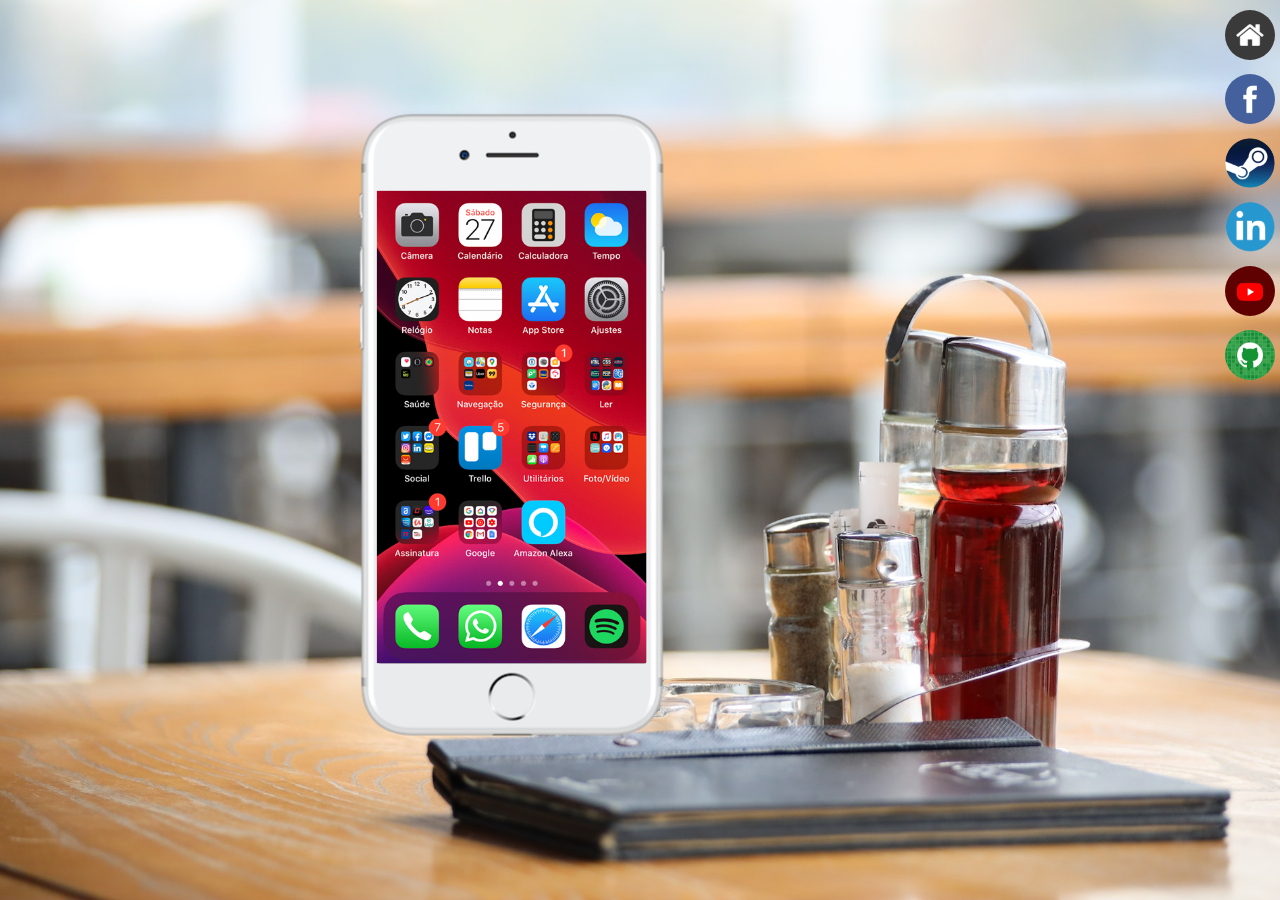
<file: index.html>
<!DOCTYPE html>
<html lang="pt-br">
<head>
    <meta charset="UTF-8">
    <meta http-equiv="X-UA-Compatible" content="IE=edge">
    <meta name="viewport" content="width=device-width, initial-scale=1.0">
    <title>Projeto Redes Sociais</title>
    <link rel="shortcut icon" href="favicon.ico" type="image/x-icon">
    <link rel="stylesheet" href="Estilos/style.css">
</head>
<body>
    <main>
        <section id="Telefone">
            <iframe src="home.html" frameborder="0" name="tela" id="tela"></iframe>
        </section>
        <section id="Redes">
            <a href="home.html" target="tela"><img src="imagens/logo-home.jpg" alt="Home"></a><br>
            <a href="facebook.html" target="tela"><img src="imagens/logo-facebook.jpg" alt="Facebook"></a><br>
            <a href="steam.html" target="tela"><img src="imagens/Steam-logo.png" alt="Steam"></a><br>
            <a href="linkedin.html" target="tela"><img src="imagens/linkedin-logo.png" alt="Linkedin"></a><br>
            <a href="youtube.html" target="tela"><img src="imagens/logo-youtube.jpg" alt="Youtube"></a><br>
            <a href="github.html" target="tela"><img src="imagens/logo-github.jpg" alt="Github"></a><br>
        </section>
    </main>
</body>
</html>
</file>
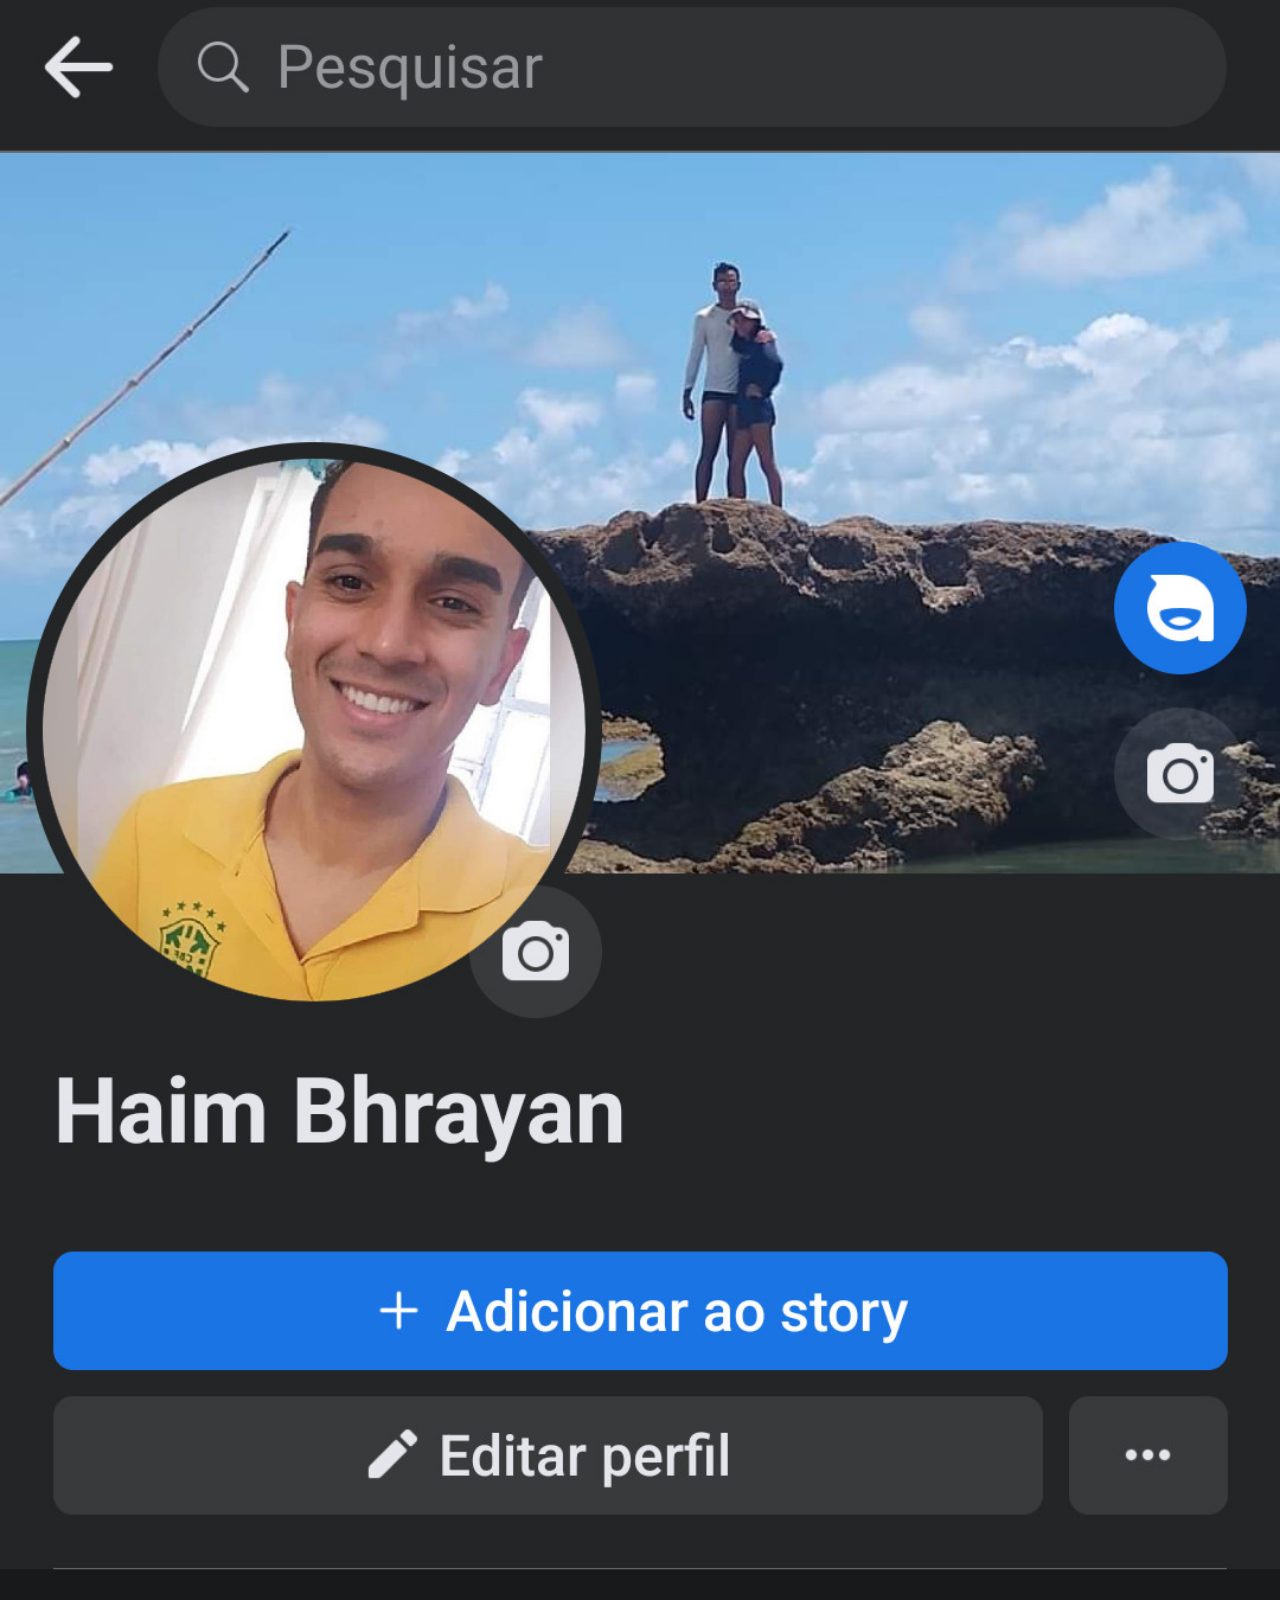
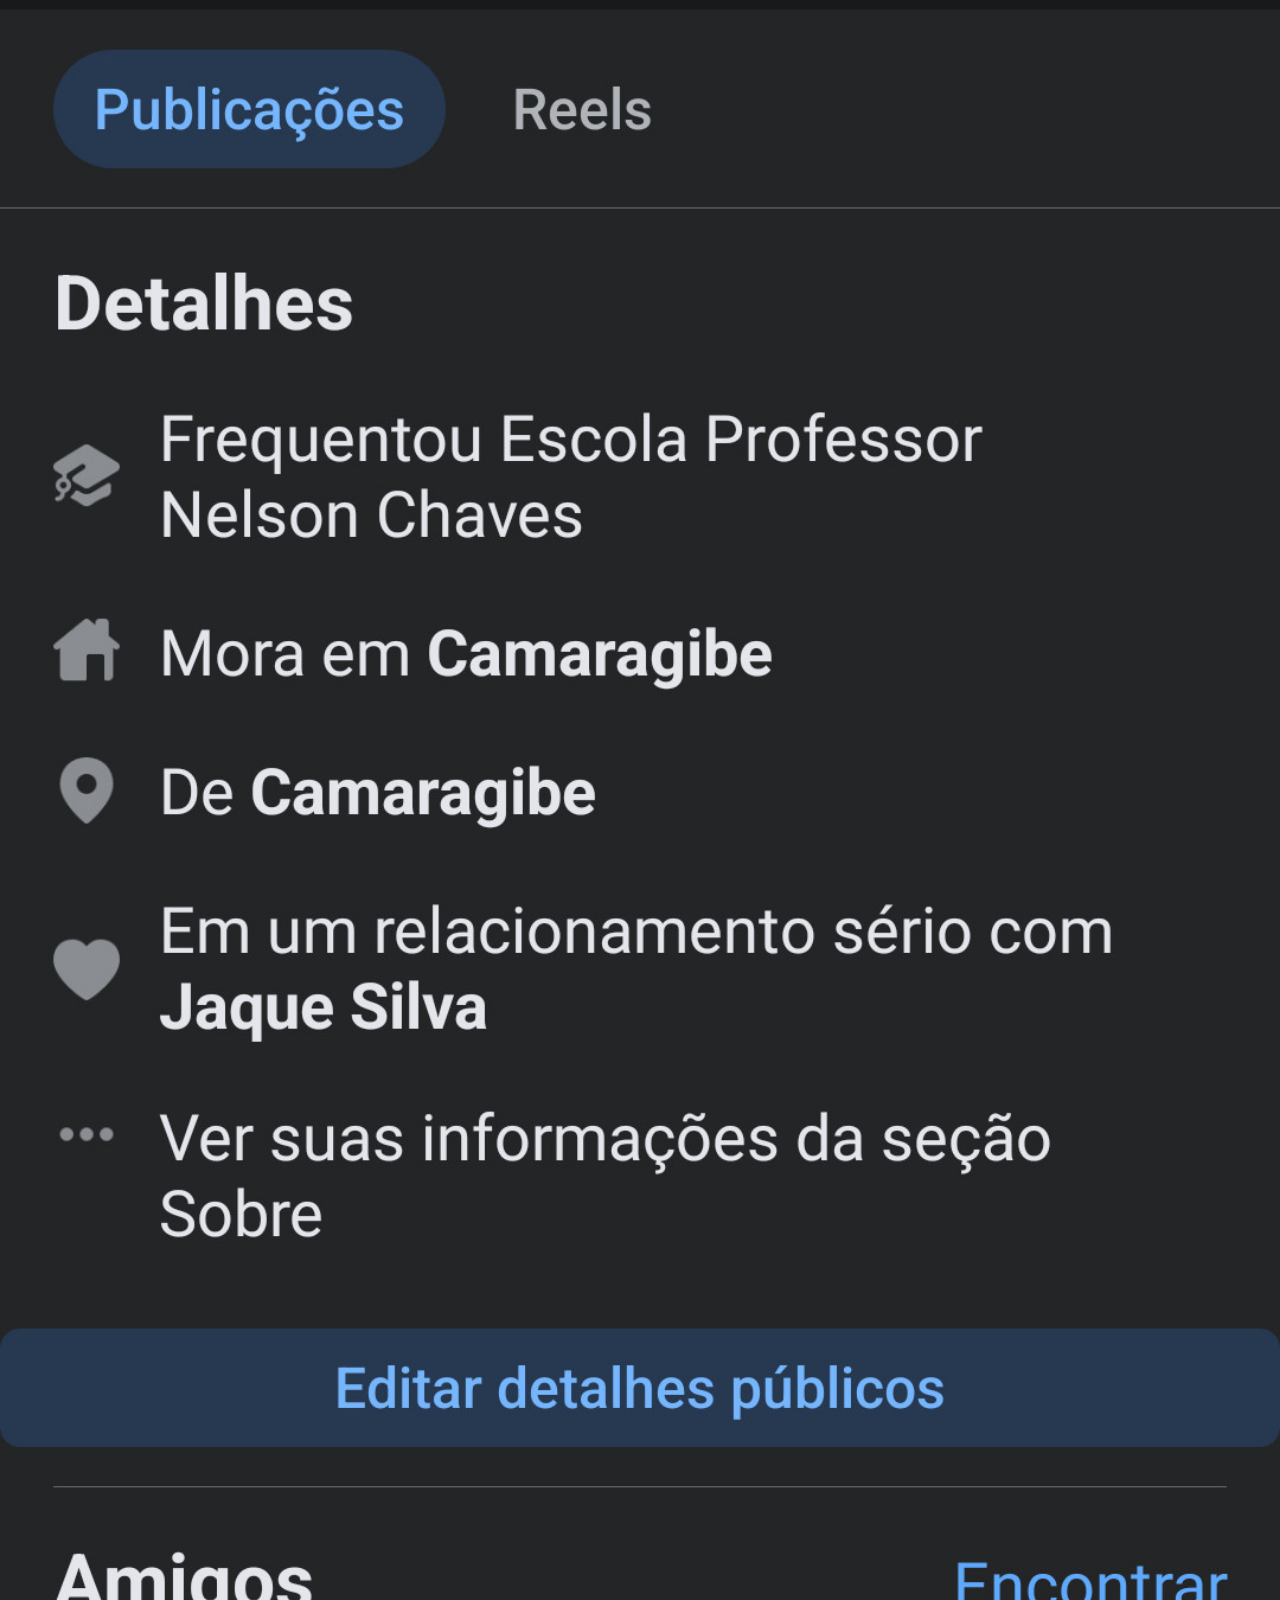
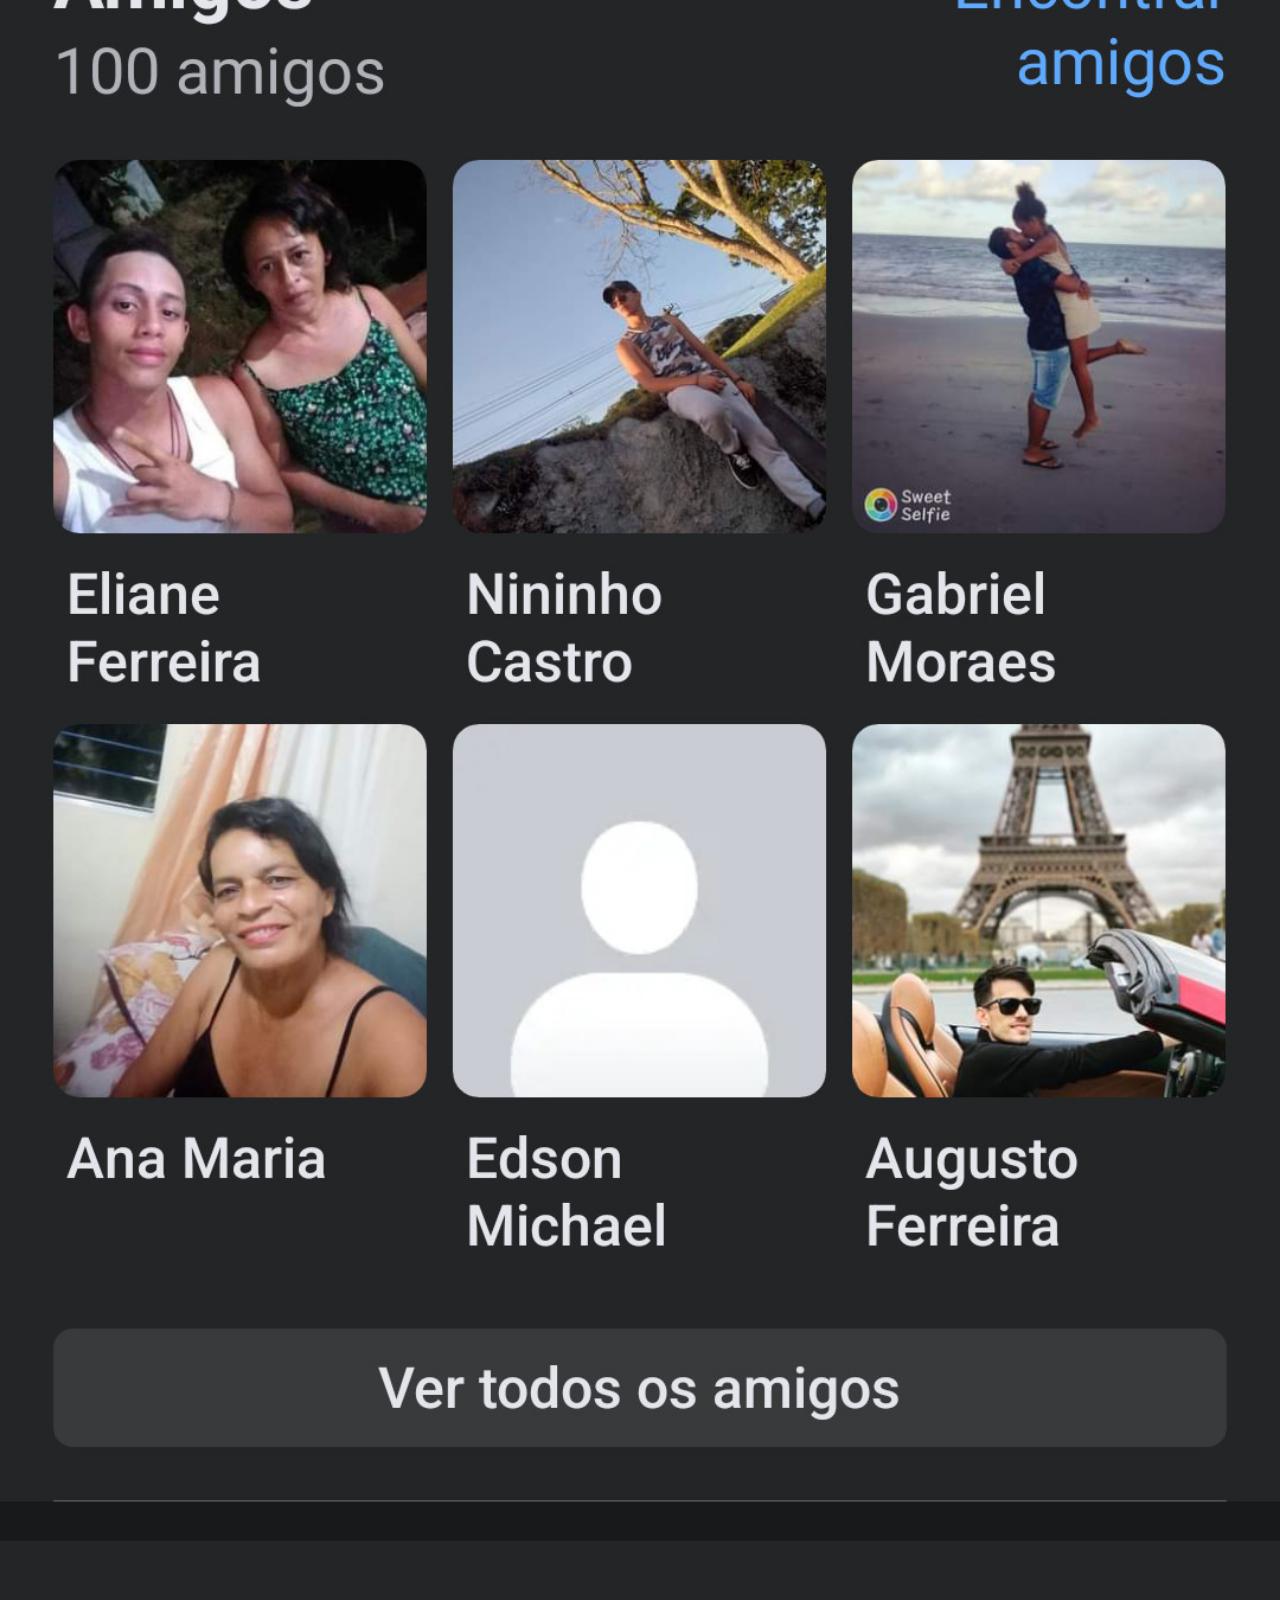
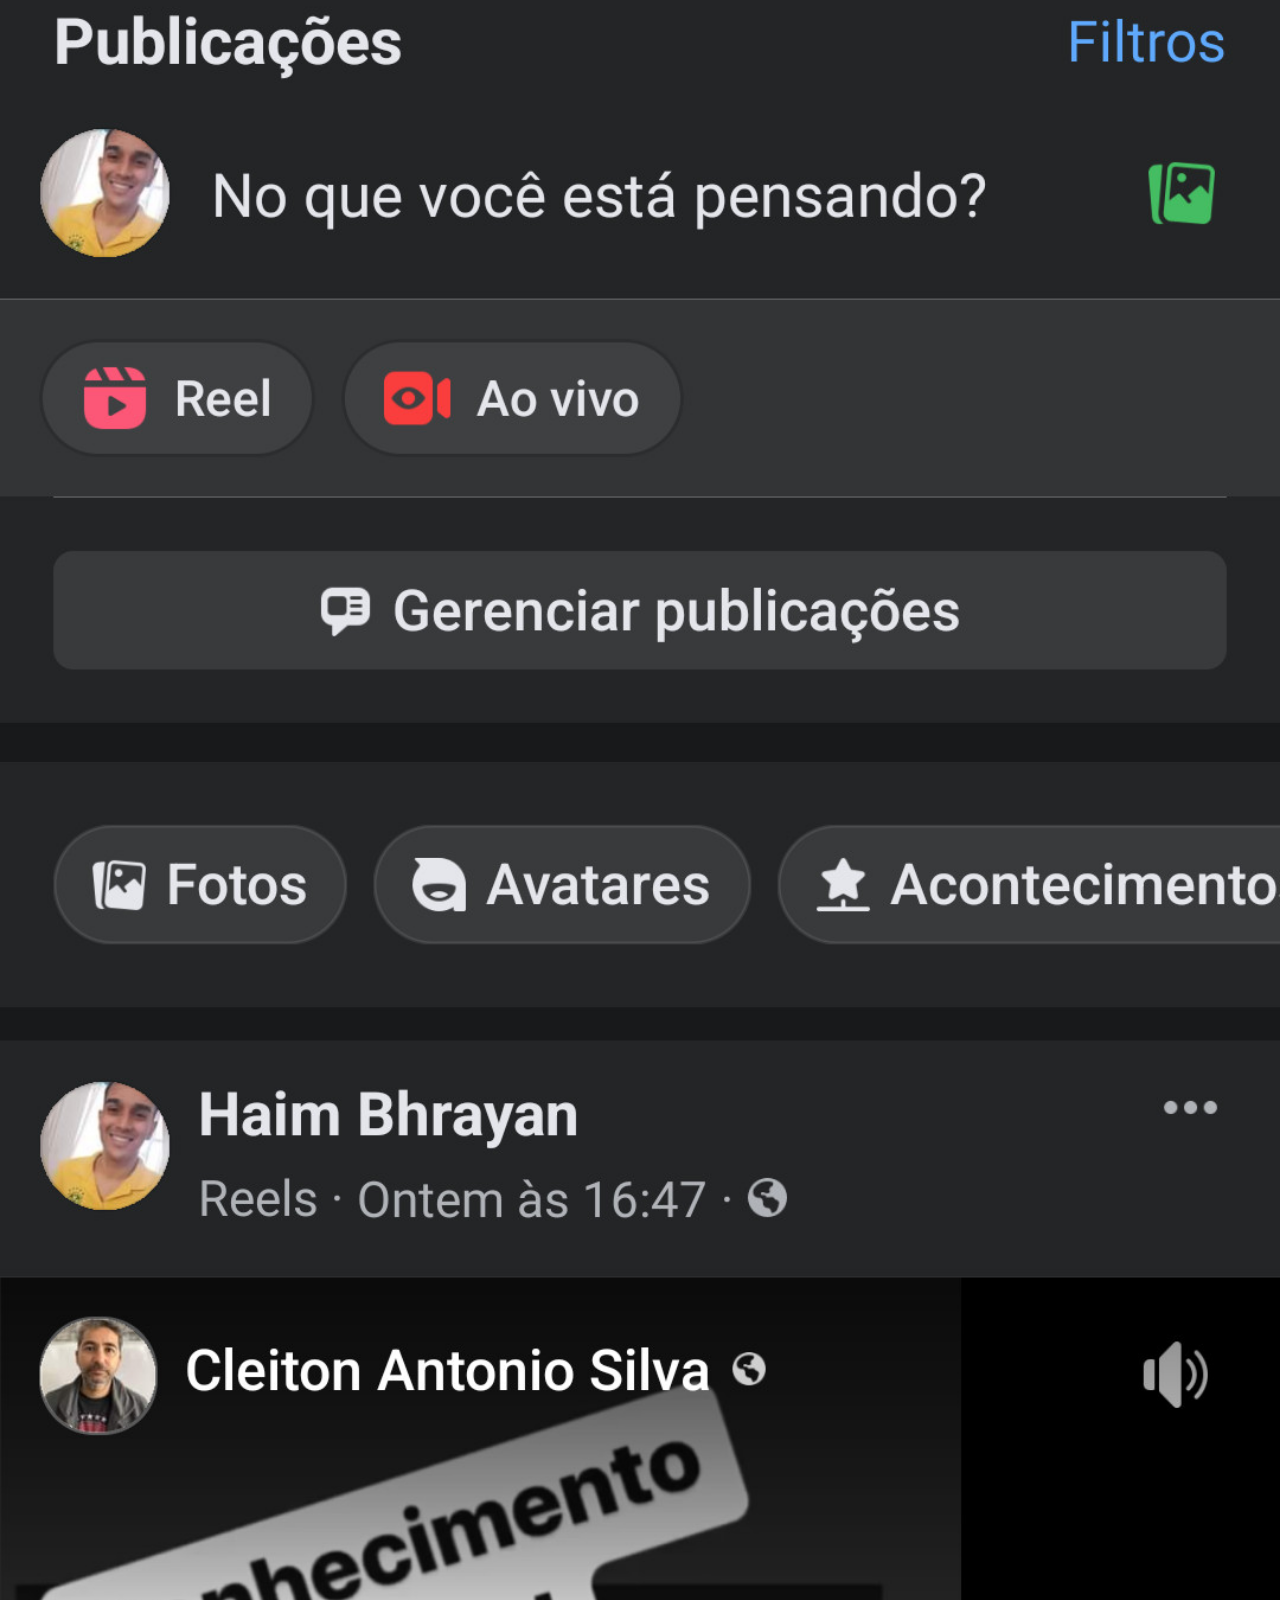
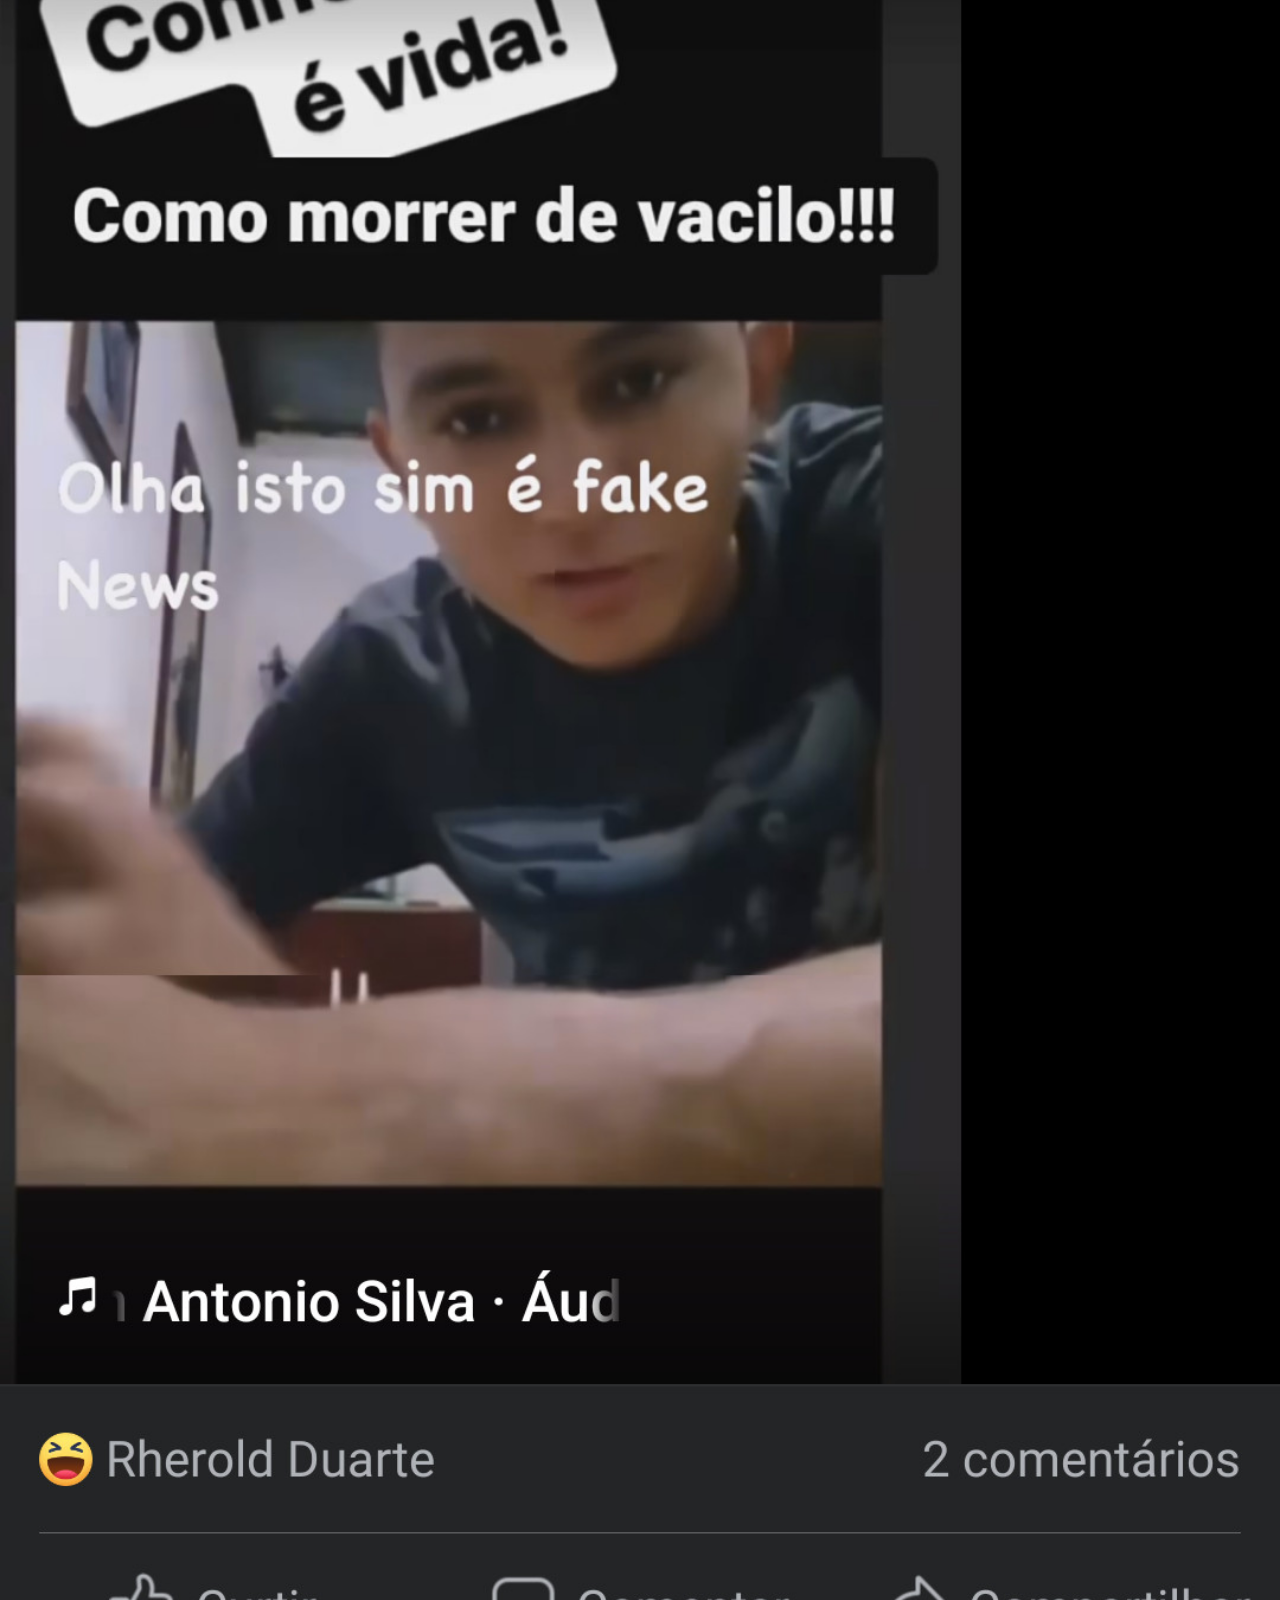
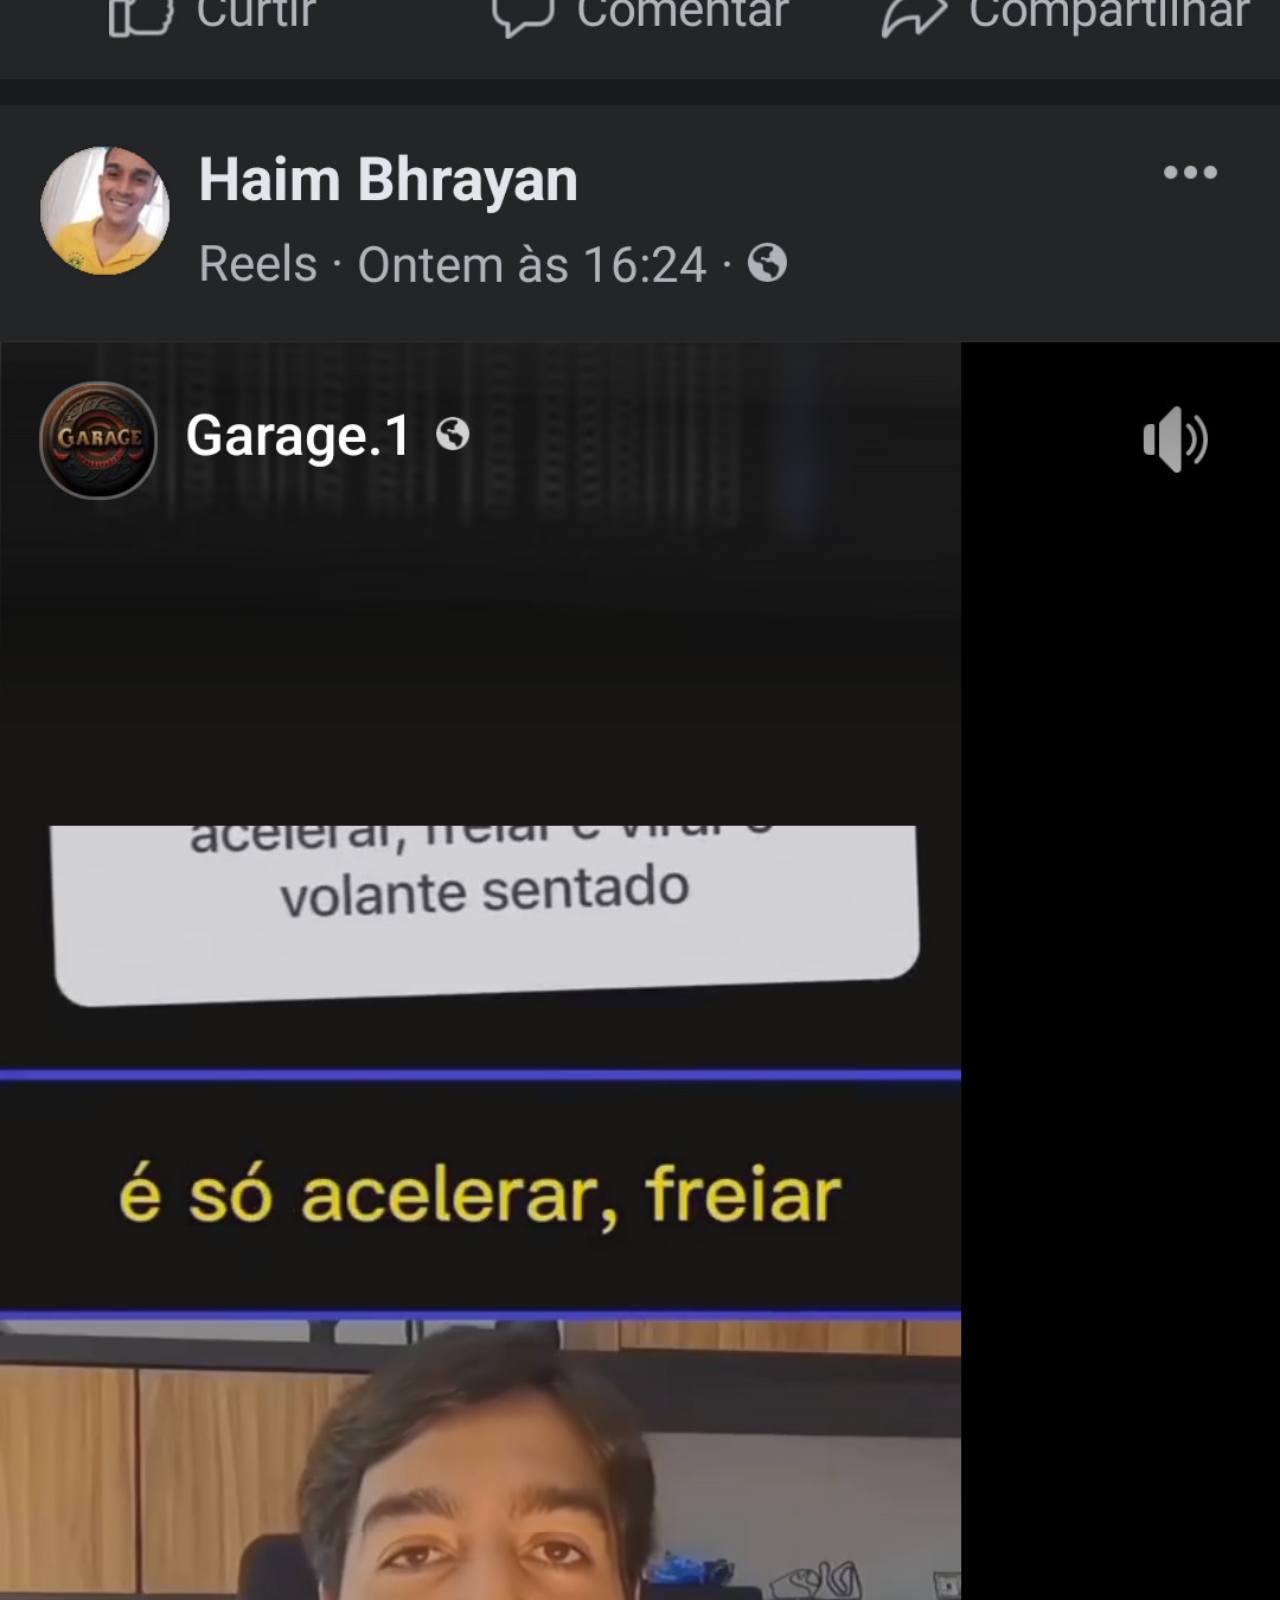
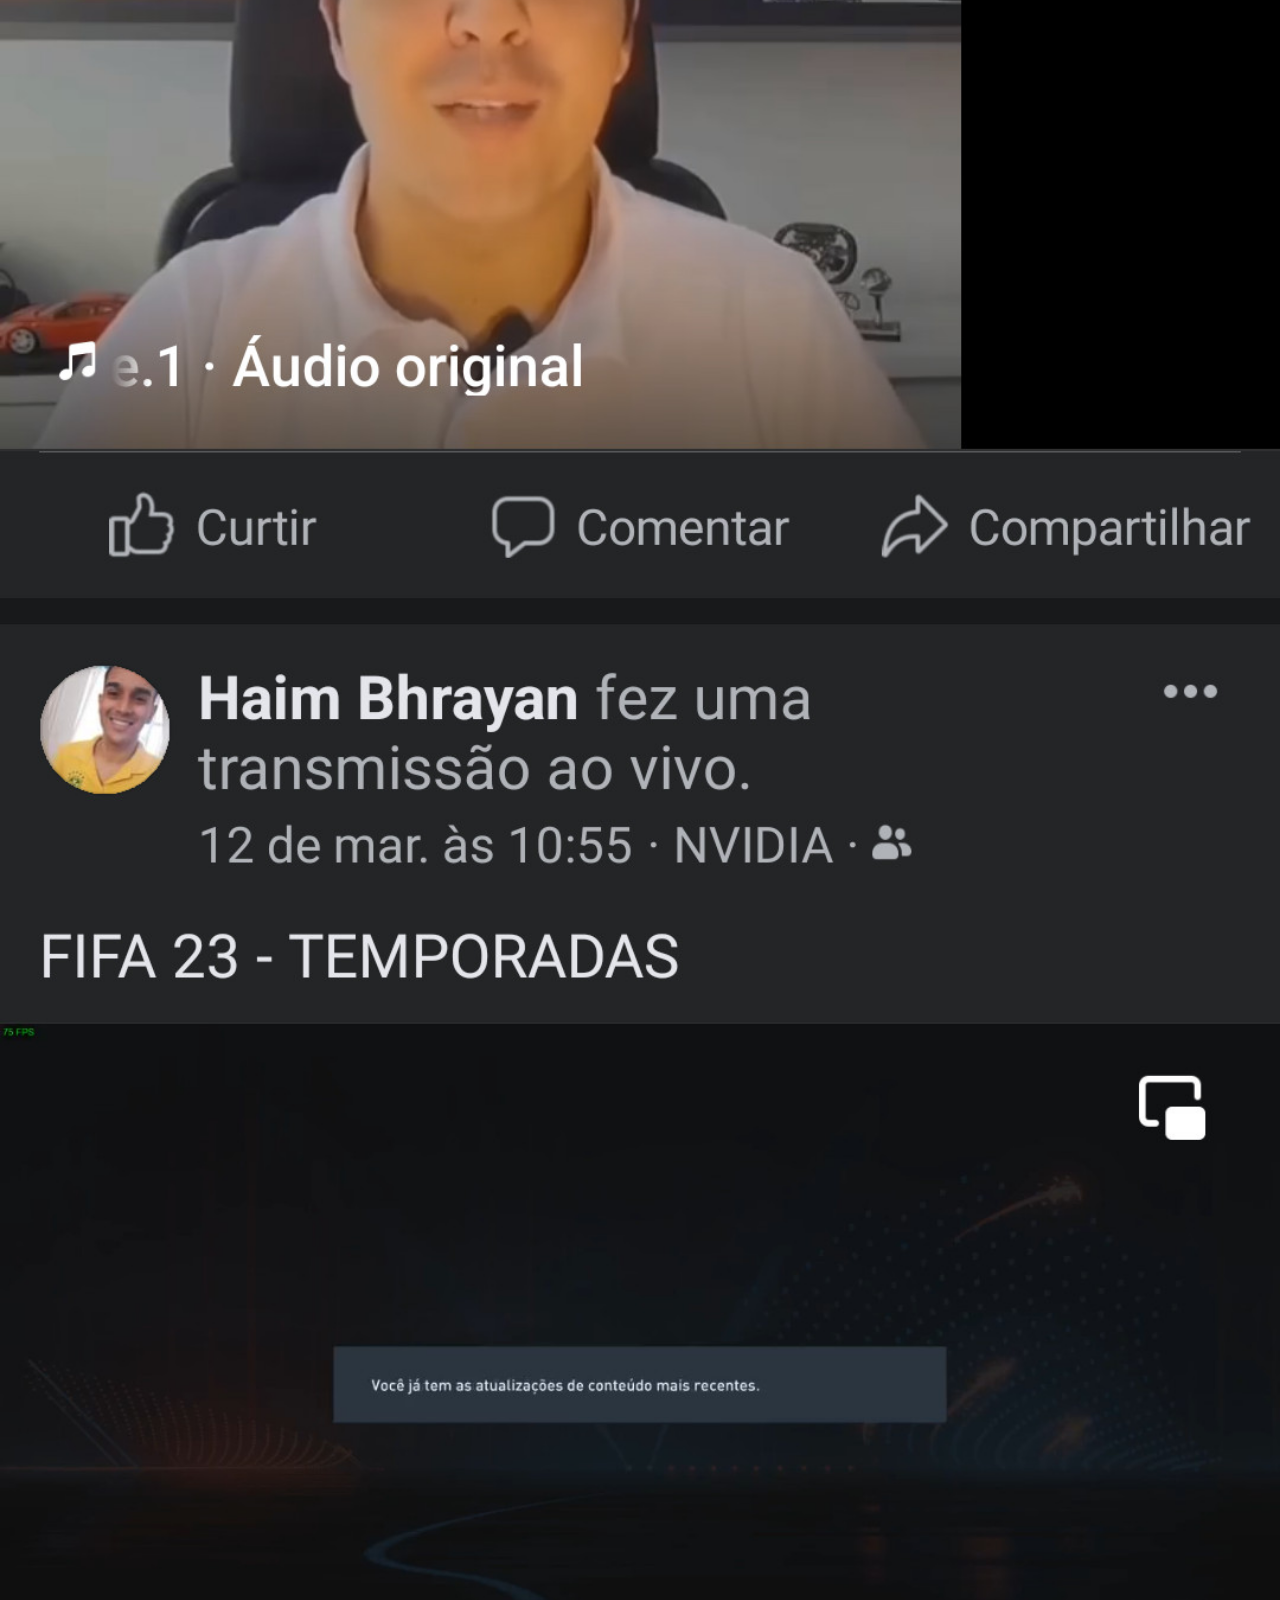
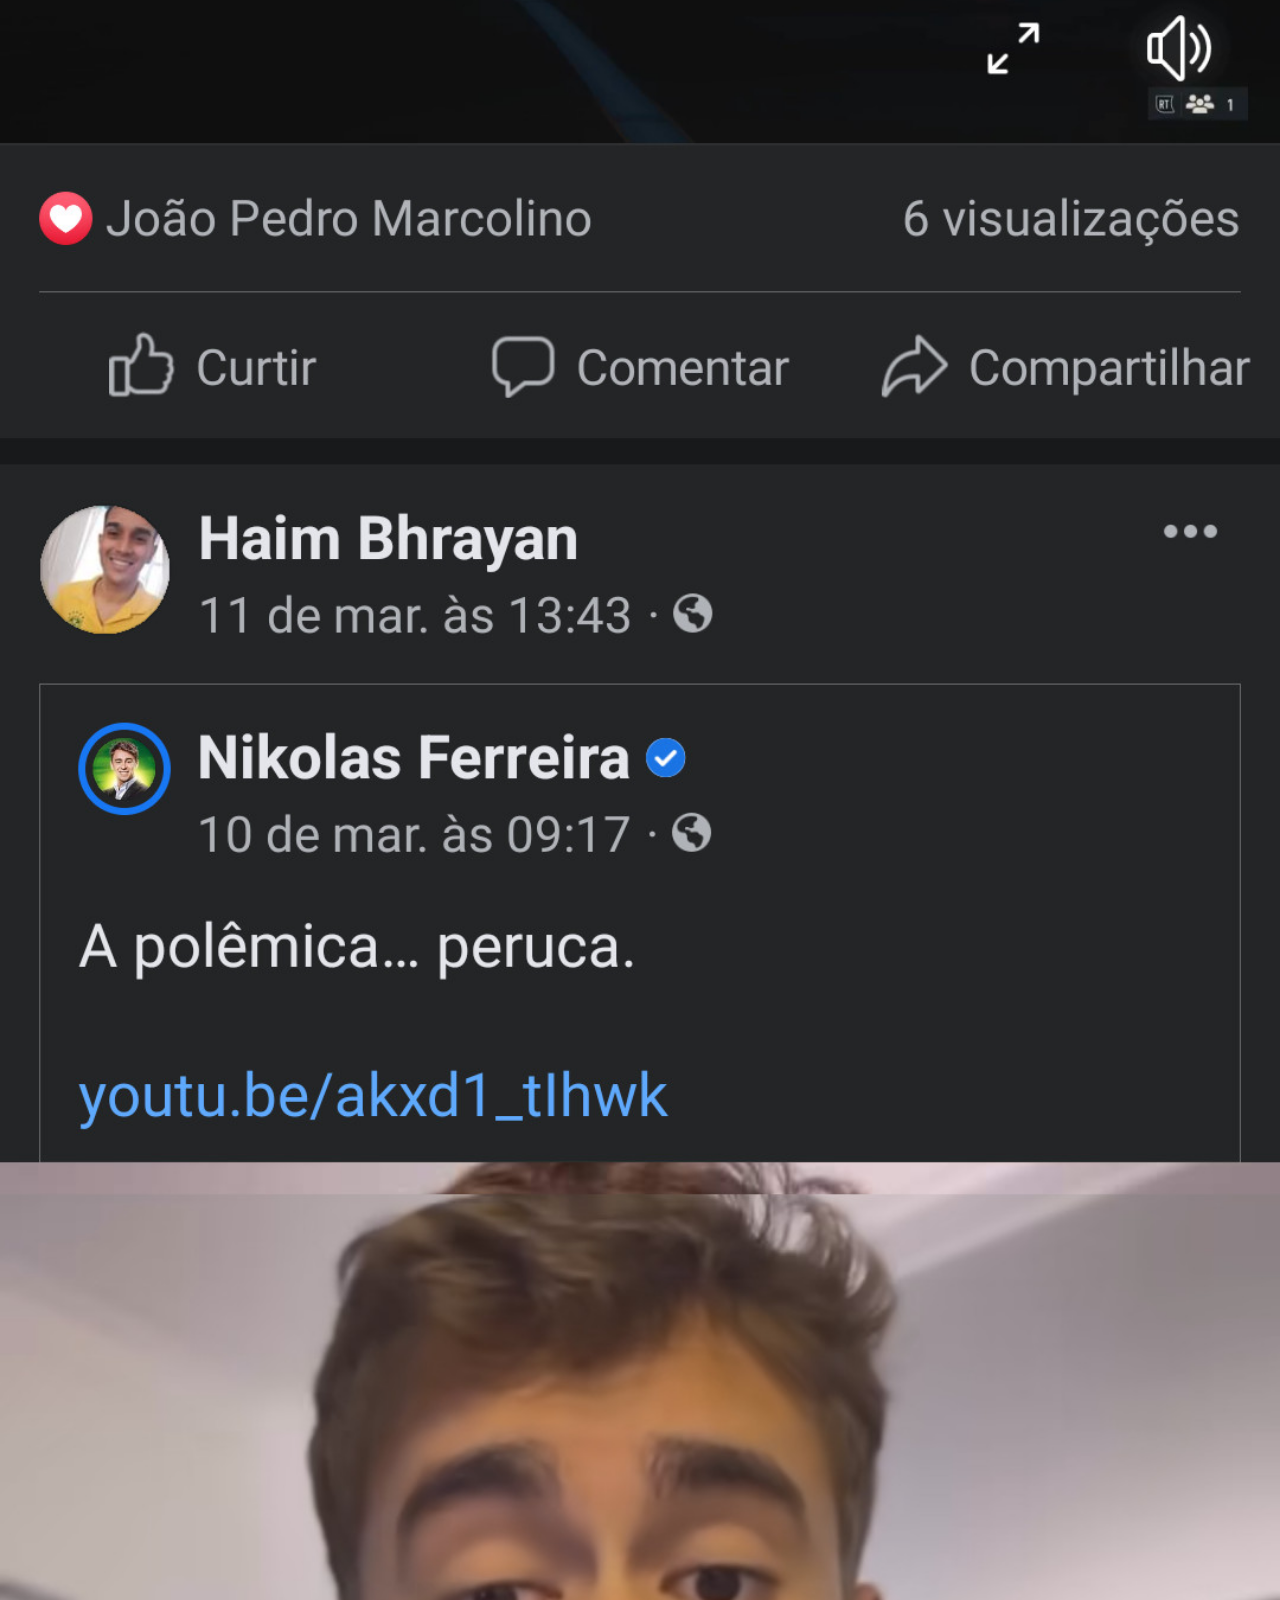
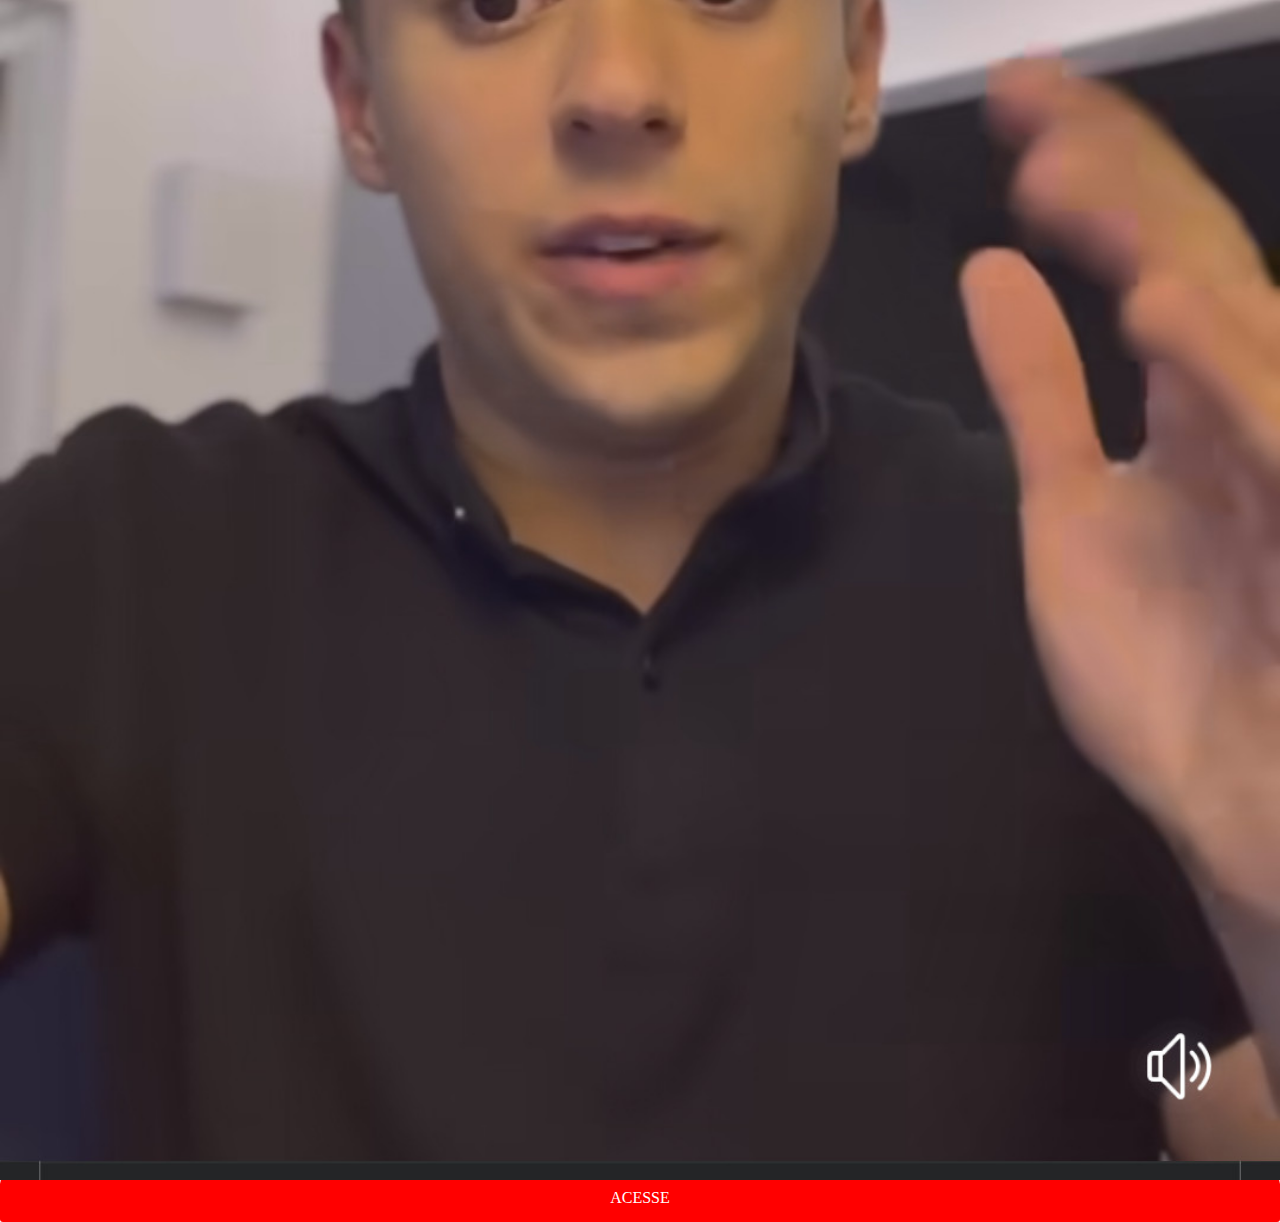
<file: facebook.html>
<!DOCTYPE html>
<html lang="pt-br">
<head>
    <meta charset="UTF-8">
    <meta http-equiv="X-UA-Compatible" content="IE=edge">
    <meta name="viewport" content="width=device-width, initial-scale=1.0">
    <title>Facebook</title>
    <link rel="stylesheet" href="Estilos/social.css">
</head>
<body>
    <img src="imagens/facebook-tela.jpg" alt="Facebook">
    <a href="https://www.facebook.com/haim.bryam/" target="_blank">ACESSE</a>
</body>
</html>
</file>
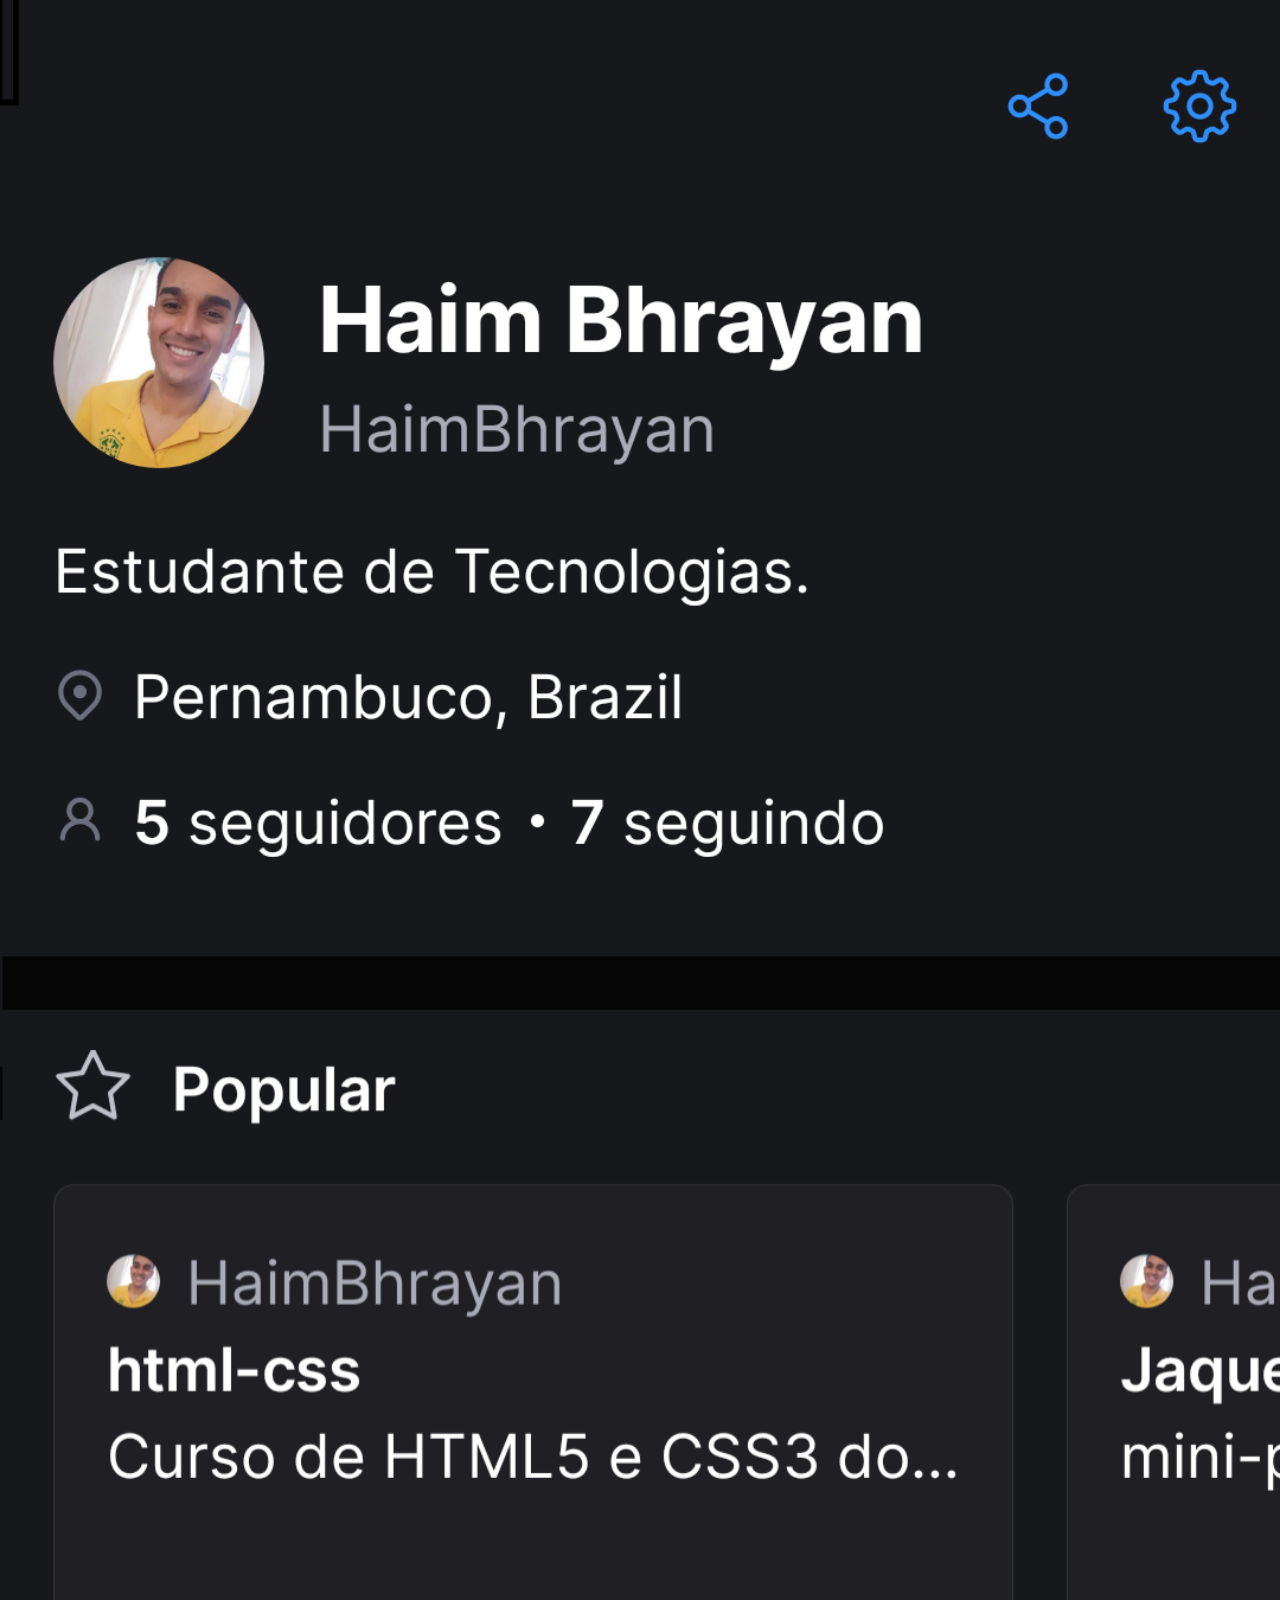
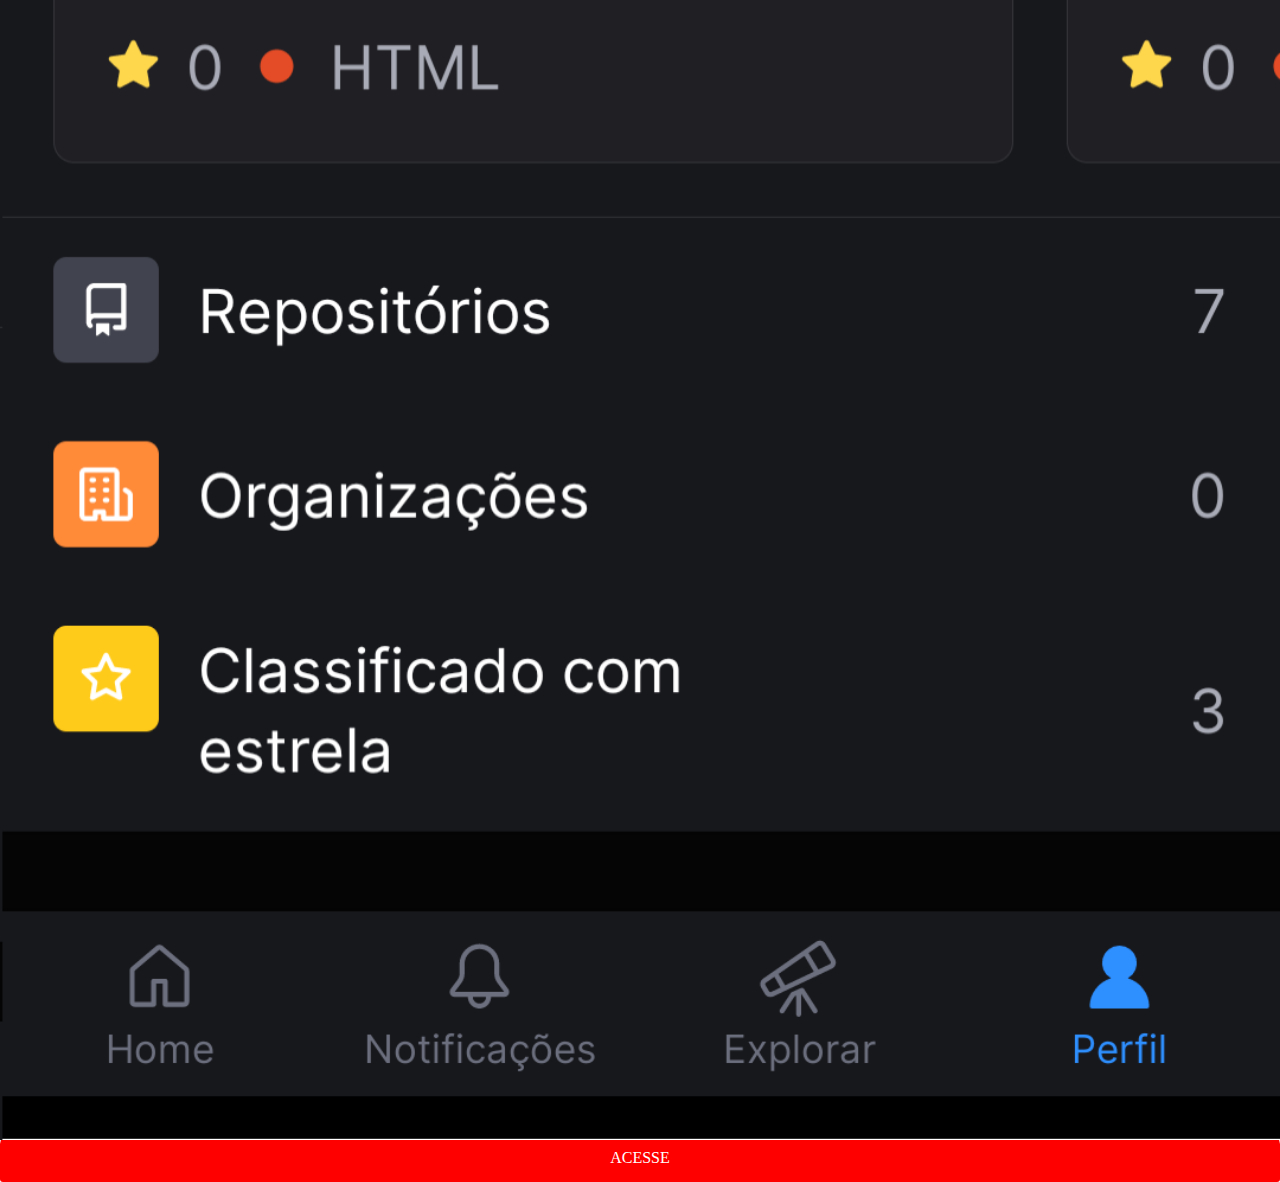
<file: github.html>
<!DOCTYPE html>
<html lang="pt-br">
<head>
    <meta charset="UTF-8">
    <meta http-equiv="X-UA-Compatible" content="IE=edge">
    <meta name="viewport" content="width=device-width, initial-scale=1.0">
    <title>GitHub</title>
    <link rel="stylesheet" href="Estilos/social.css">
</head>
<body>
    <img src="imagens/github-tela.png" alt="Facebook">
    <a href="https://github.com/HaimBhrayan" target="_blank">ACESSE</a>
</body>
</html>
</file>
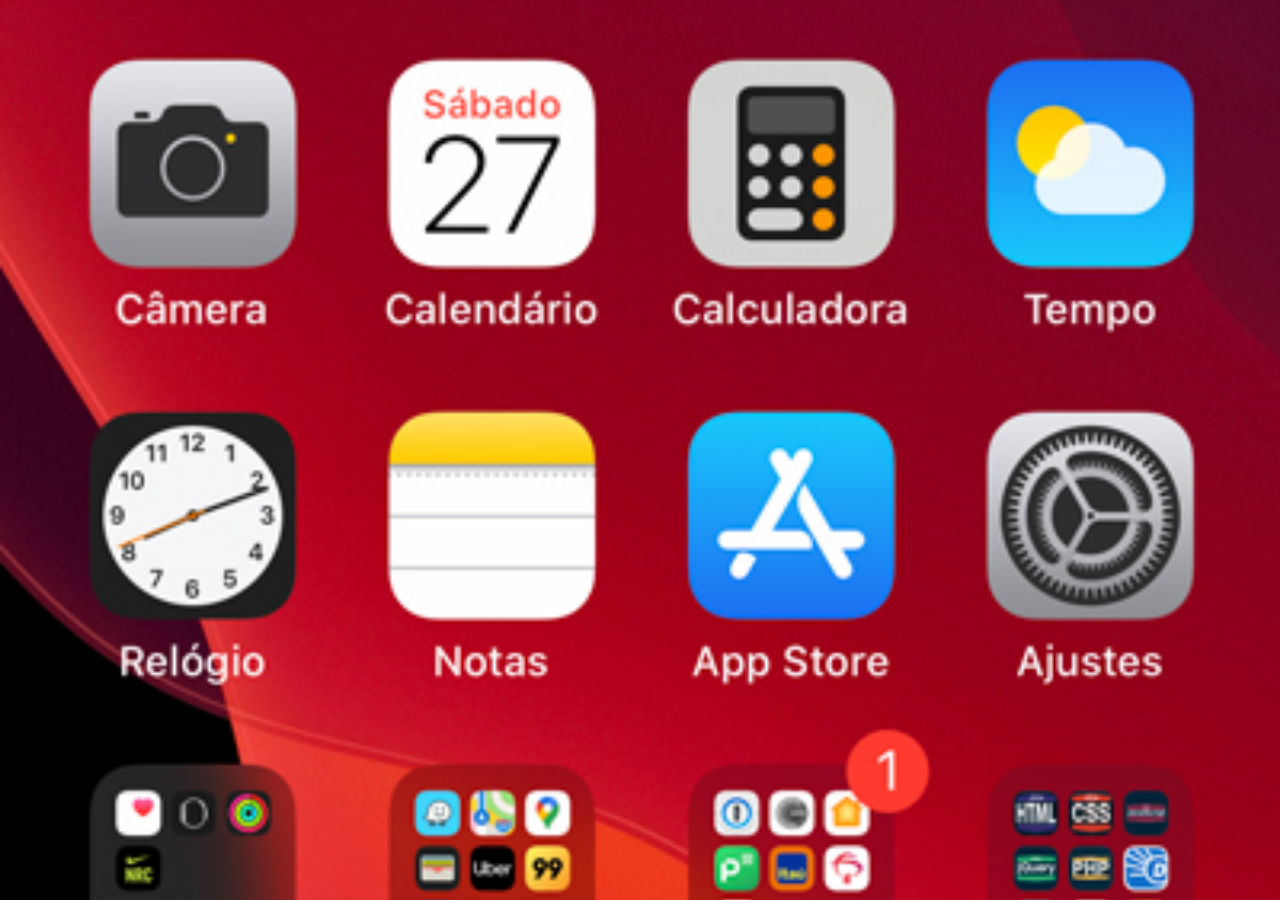
<file: home.html>
<!DOCTYPE html>
<html lang="en">
<head>
    <meta charset="UTF-8">
    <meta http-equiv="X-UA-Compatible" content="IE=edge">
    <meta name="viewport" content="width=device-width, initial-scale=1.0">
    <title>Home</title>
</head>
<style>
    *{
        margin: 0px;
        padding: 0px;
    }
    body{
        width: 100vw;
        height: 100vh;
        background: url(imagens/tela-home.jpg) no-repeat top center;
        background-size: cover;
    }
</style>
<body>
    
</body>
</html>
</file>
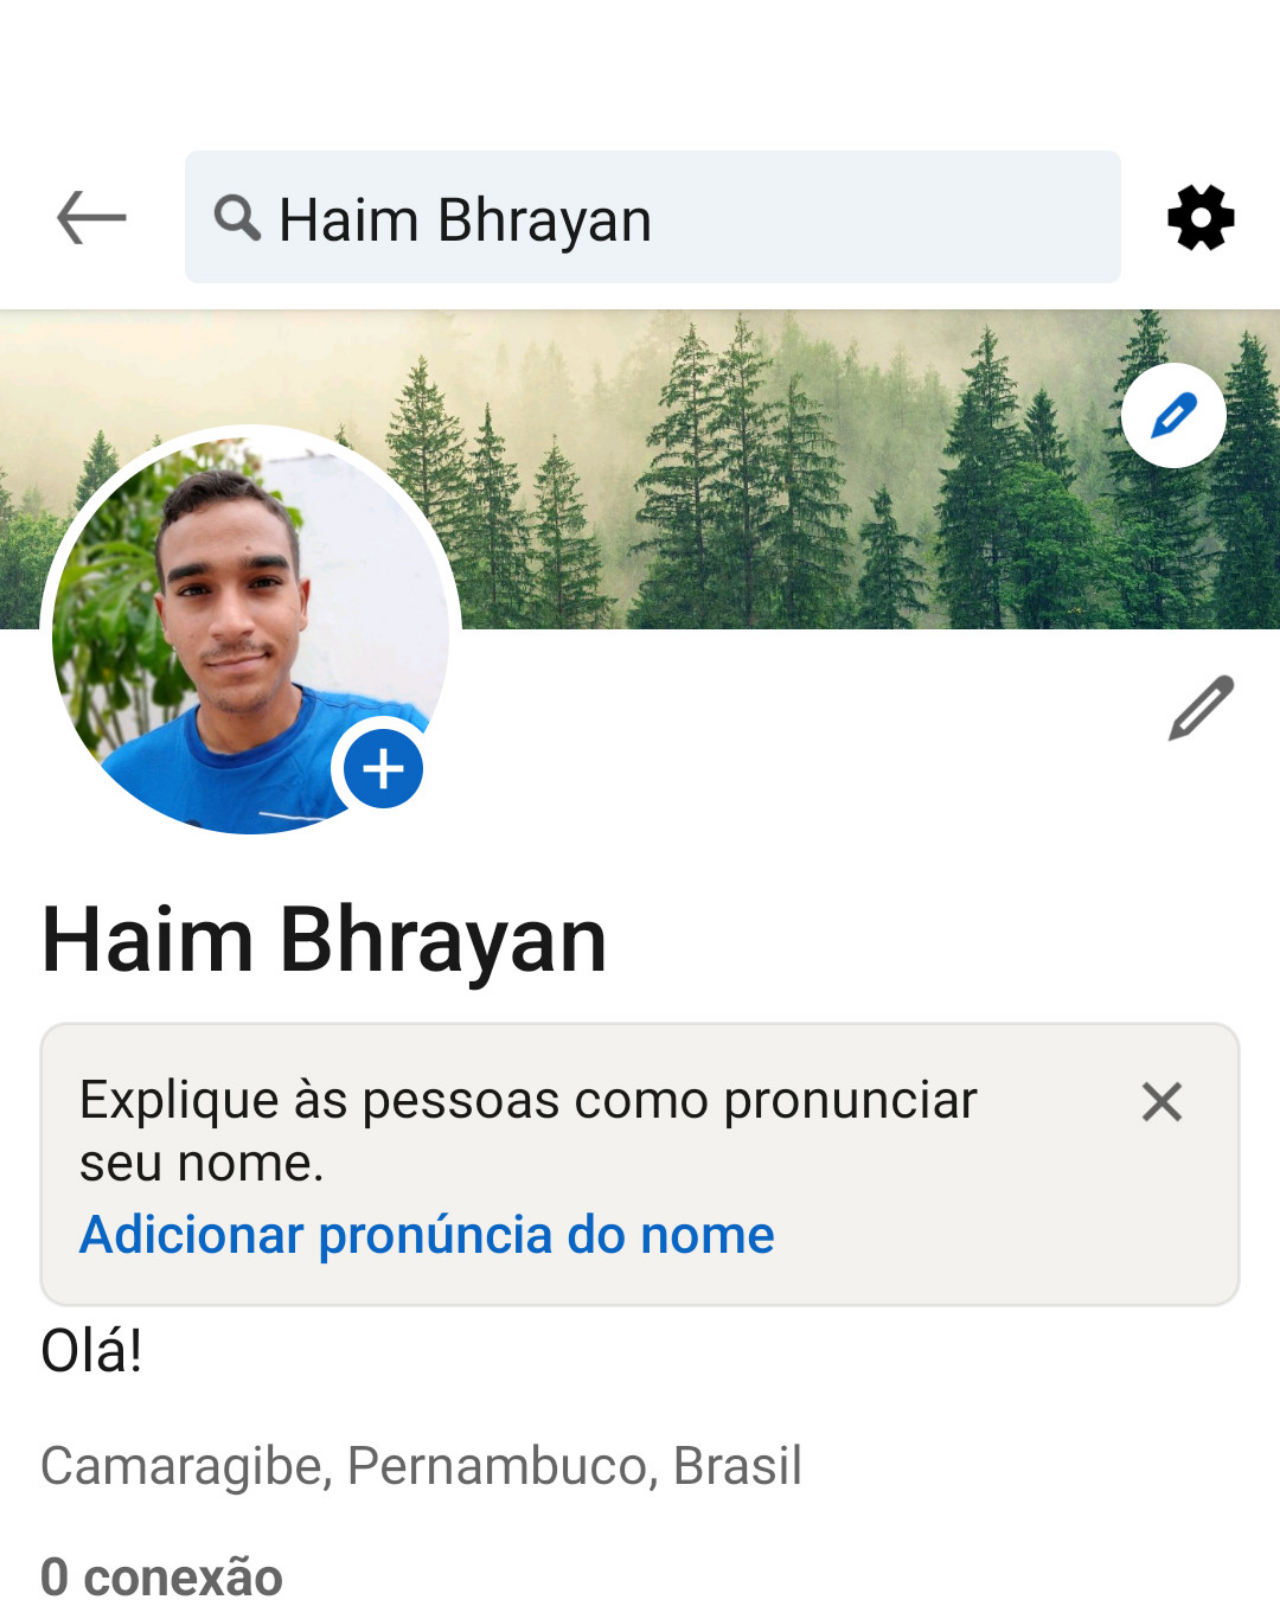
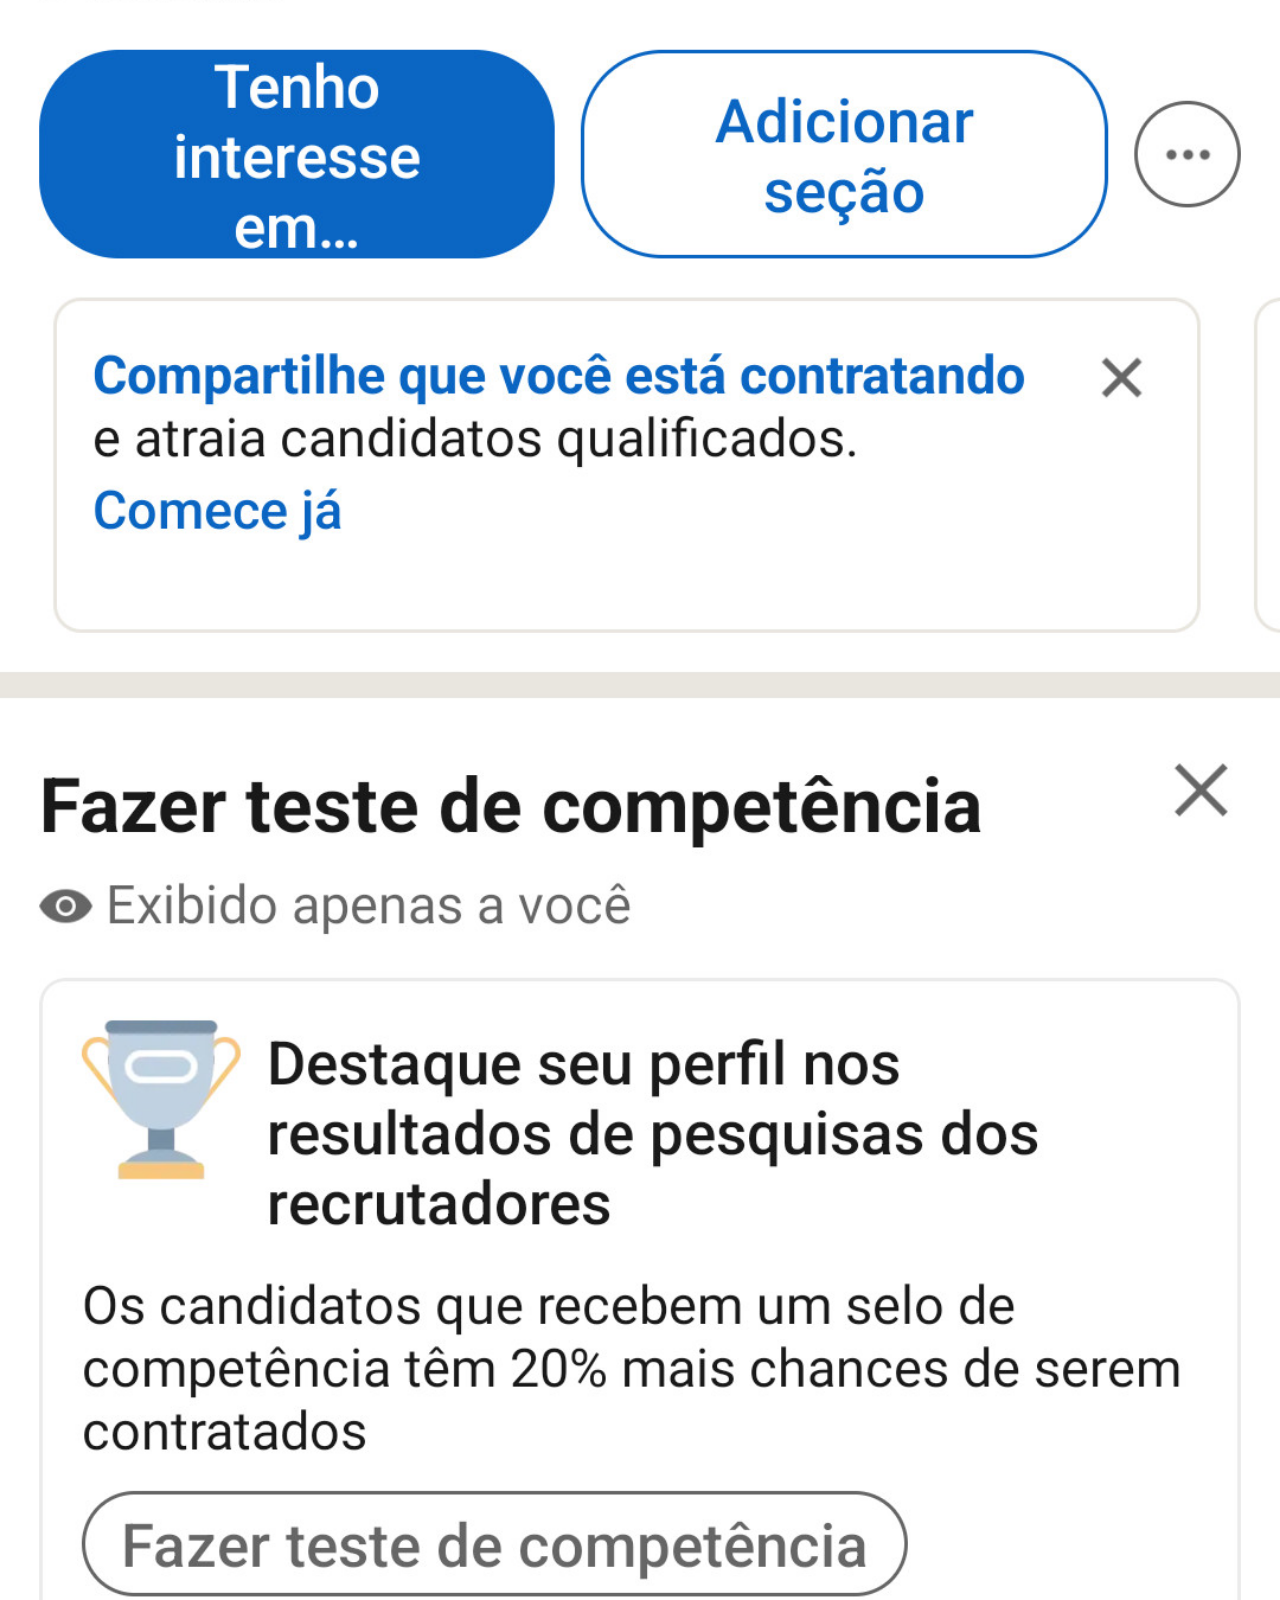
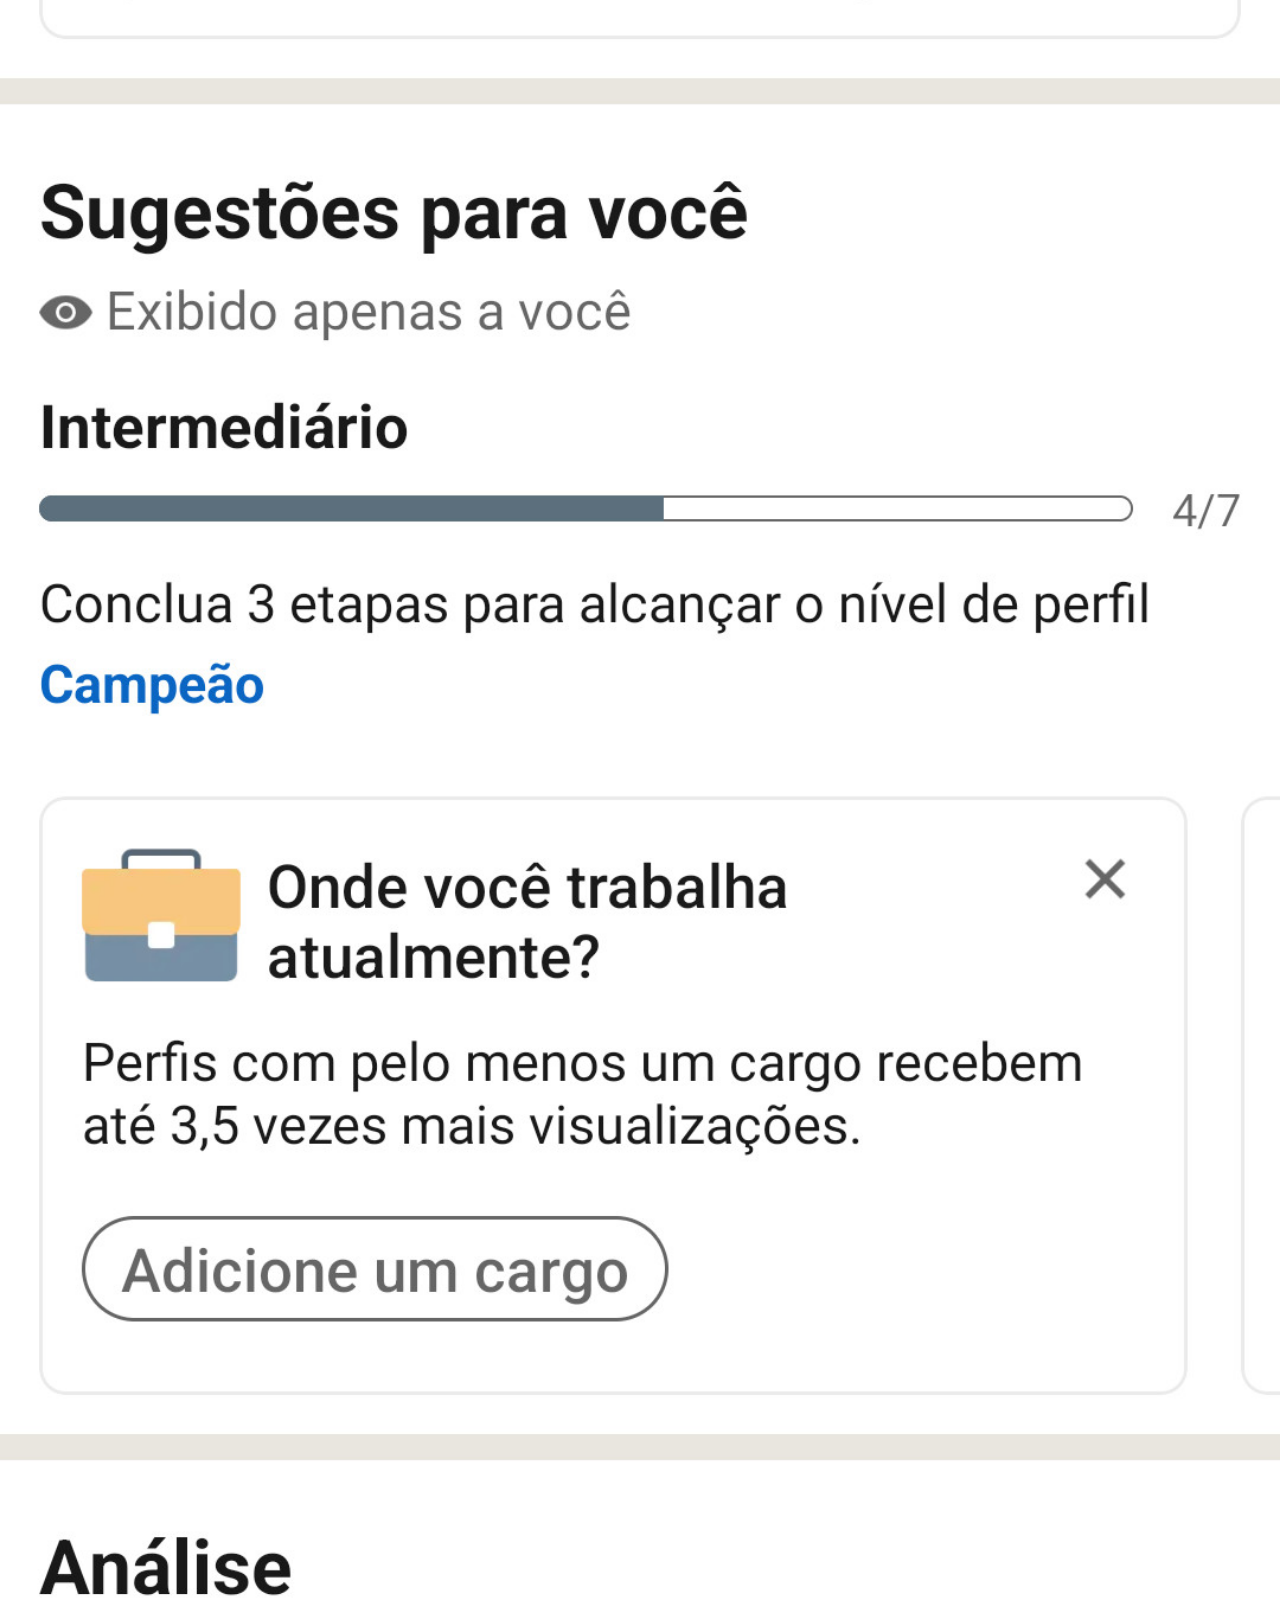
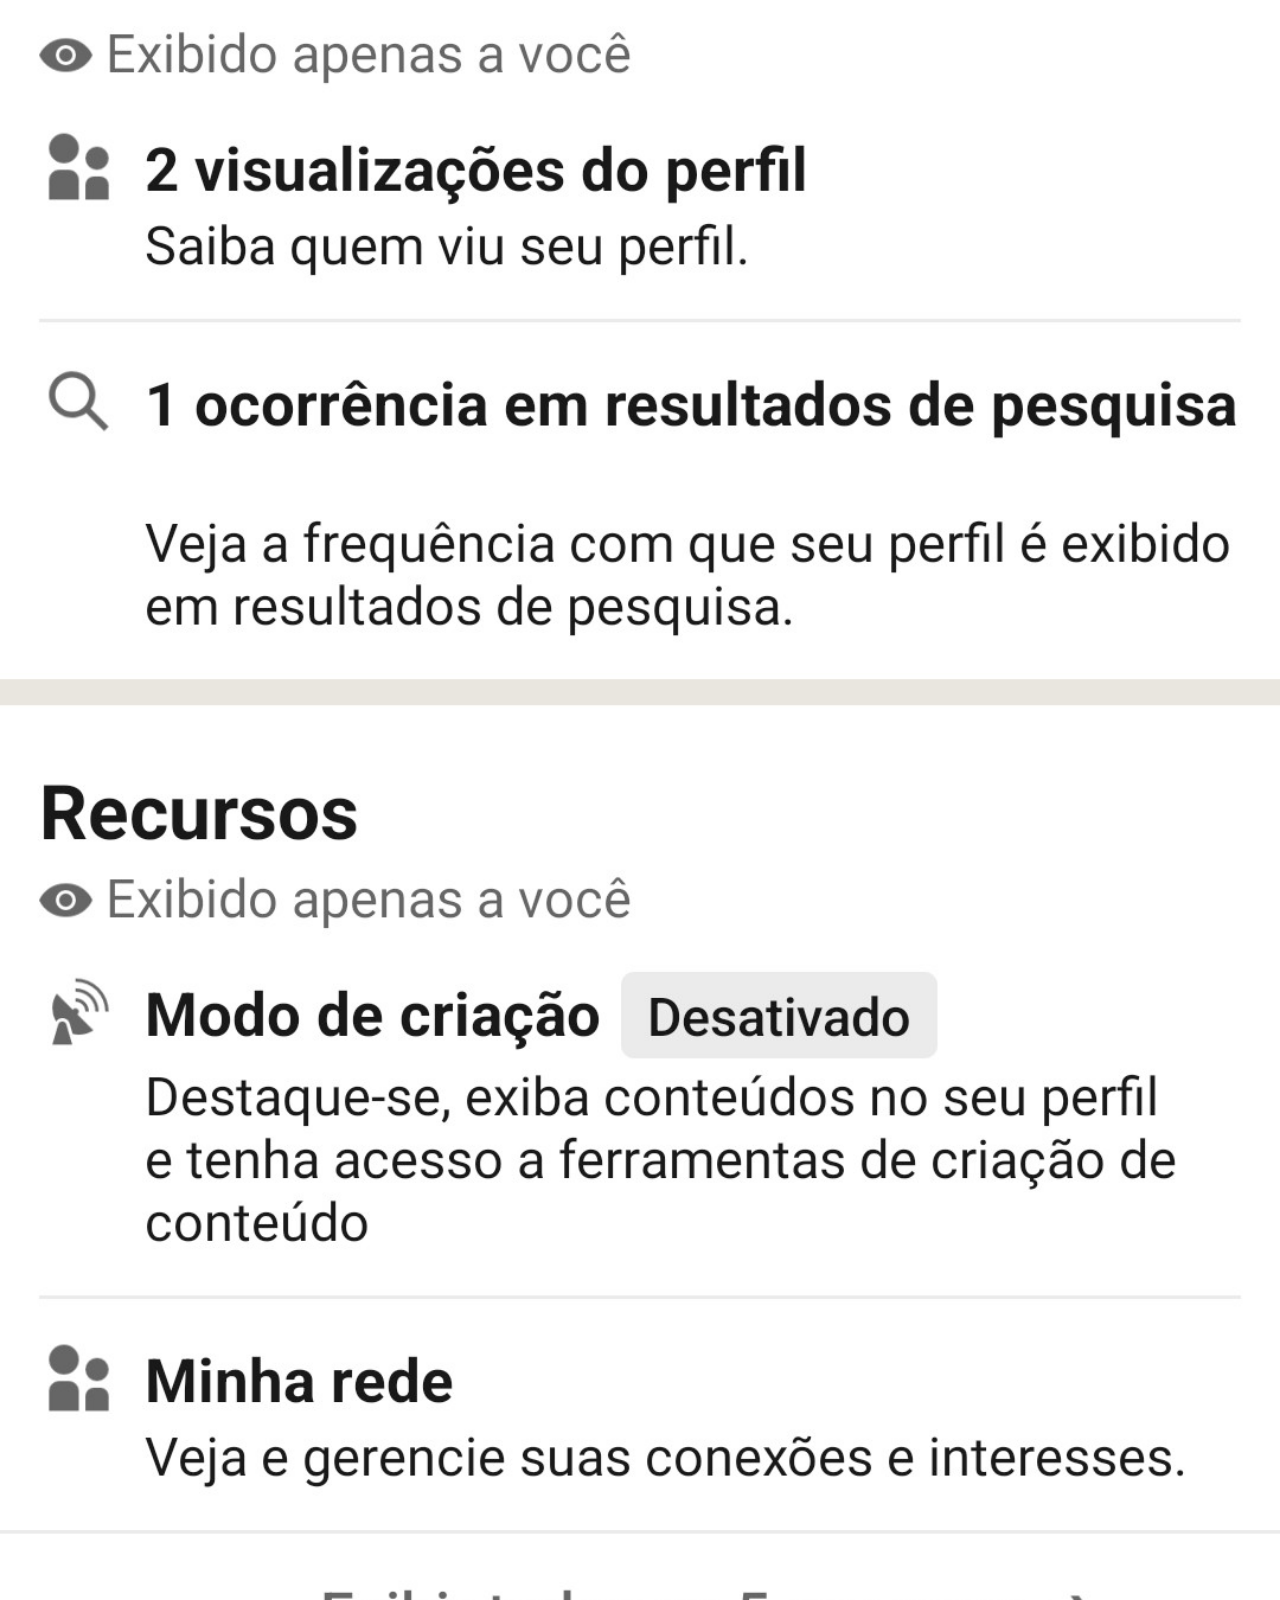
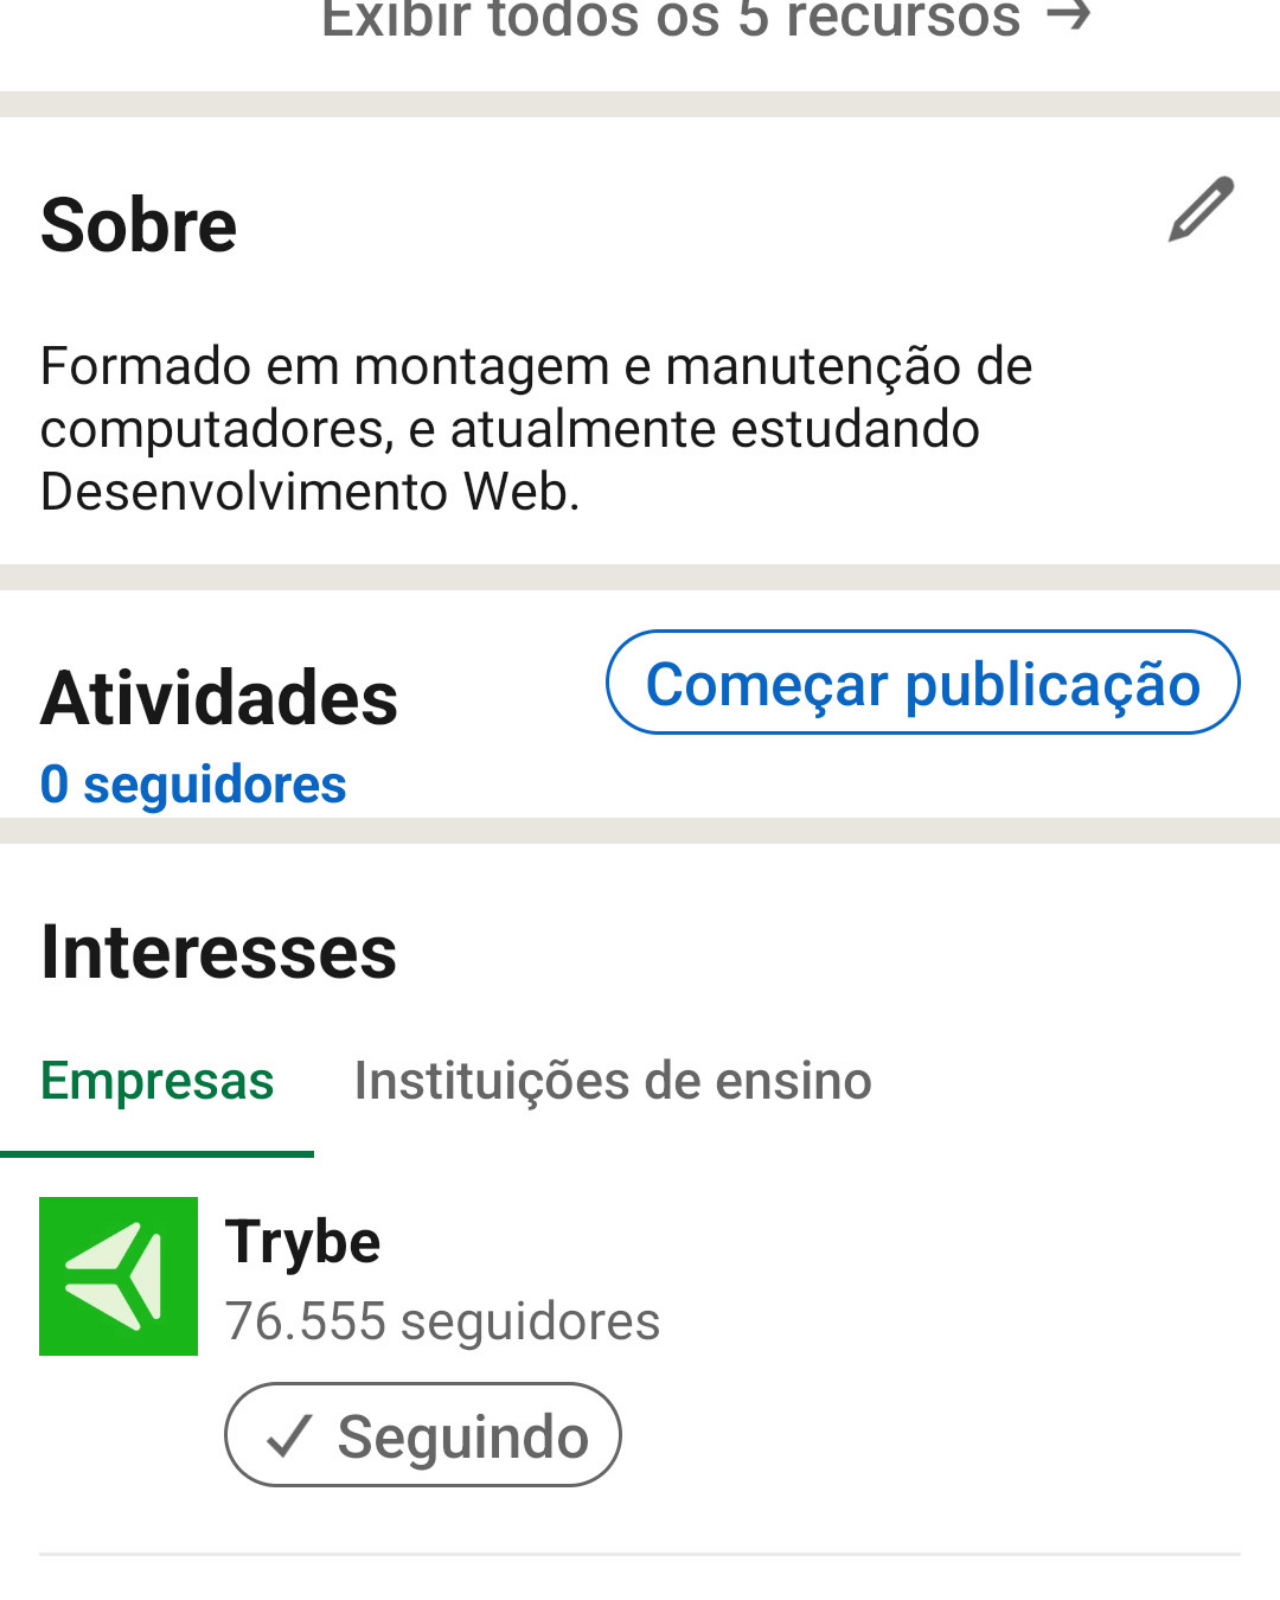
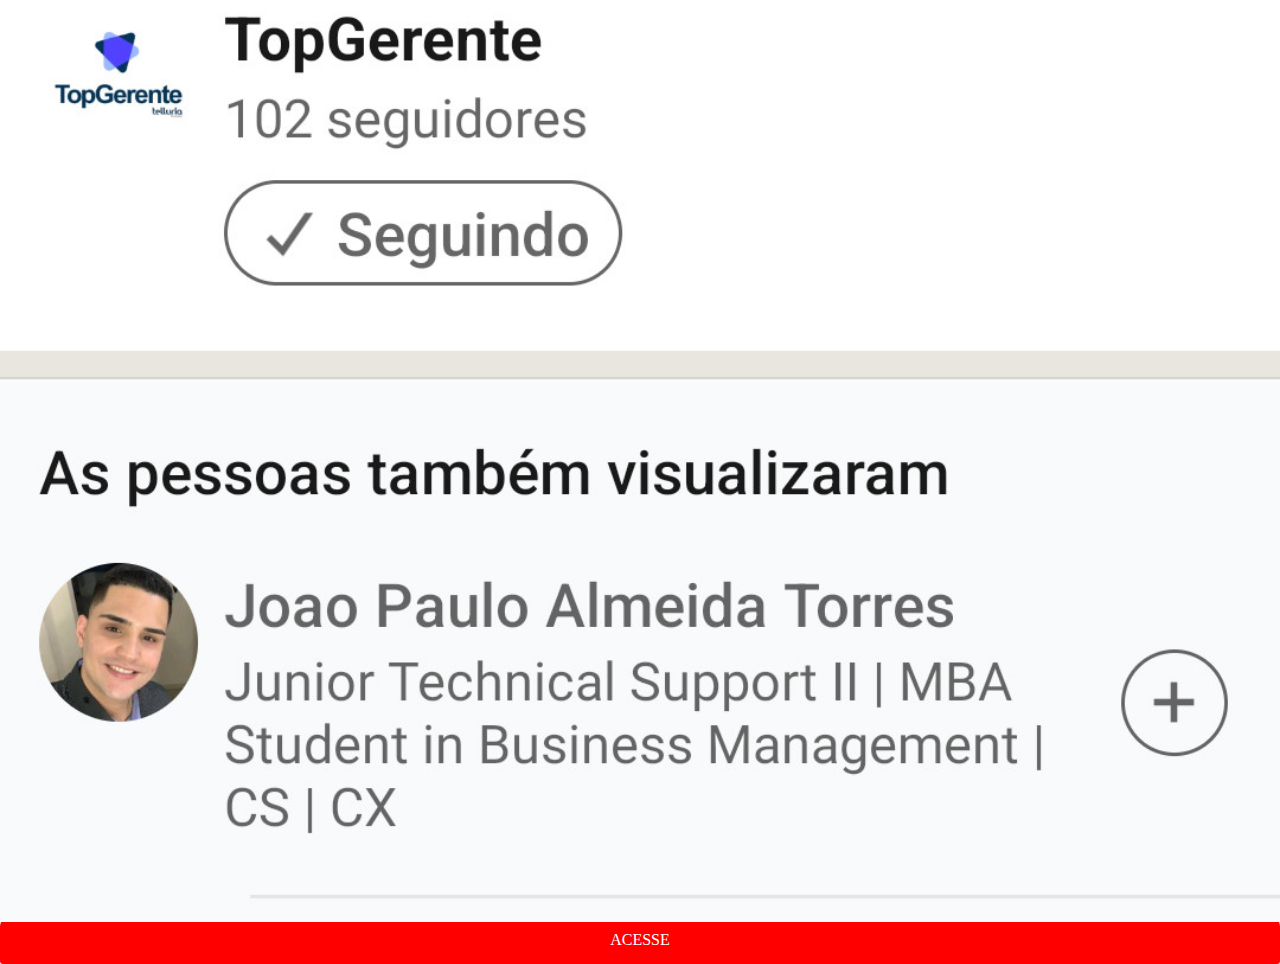
<file: linkedin.html>
<!DOCTYPE html>
<html lang="pt-br">
<head>
    <meta charset="UTF-8">
    <meta http-equiv="X-UA-Compatible" content="IE=edge">
    <meta name="viewport" content="width=device-width, initial-scale=1.0">
    <title>Twitter</title>
    <link rel="stylesheet" href="Estilos/social.css">
</head>
<body>
    <img src="imagens/linkedin-tela.jpg" alt="linkedin">
    <a href="https://www.linkedin.com/in/haim-bhrayan-198480120/" target="_blank">ACESSE</a>
</body>
</html>
</file>
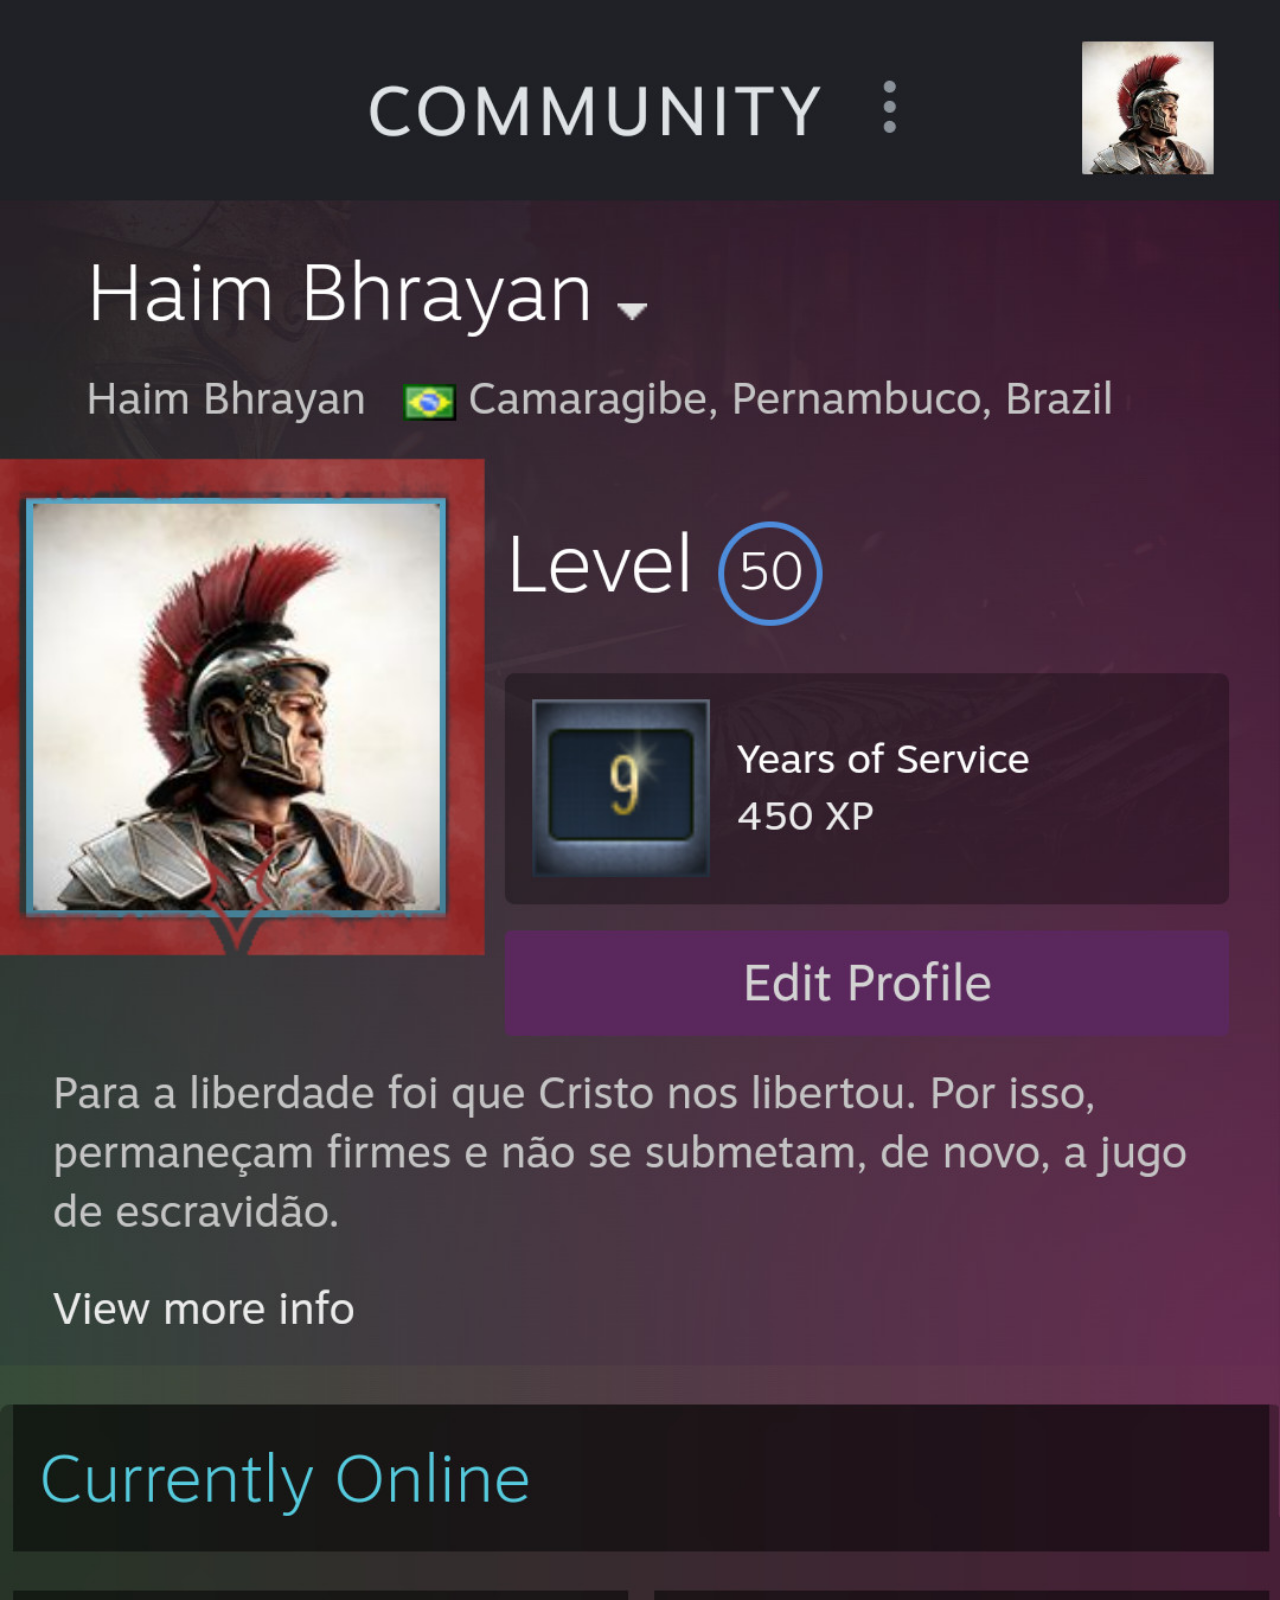
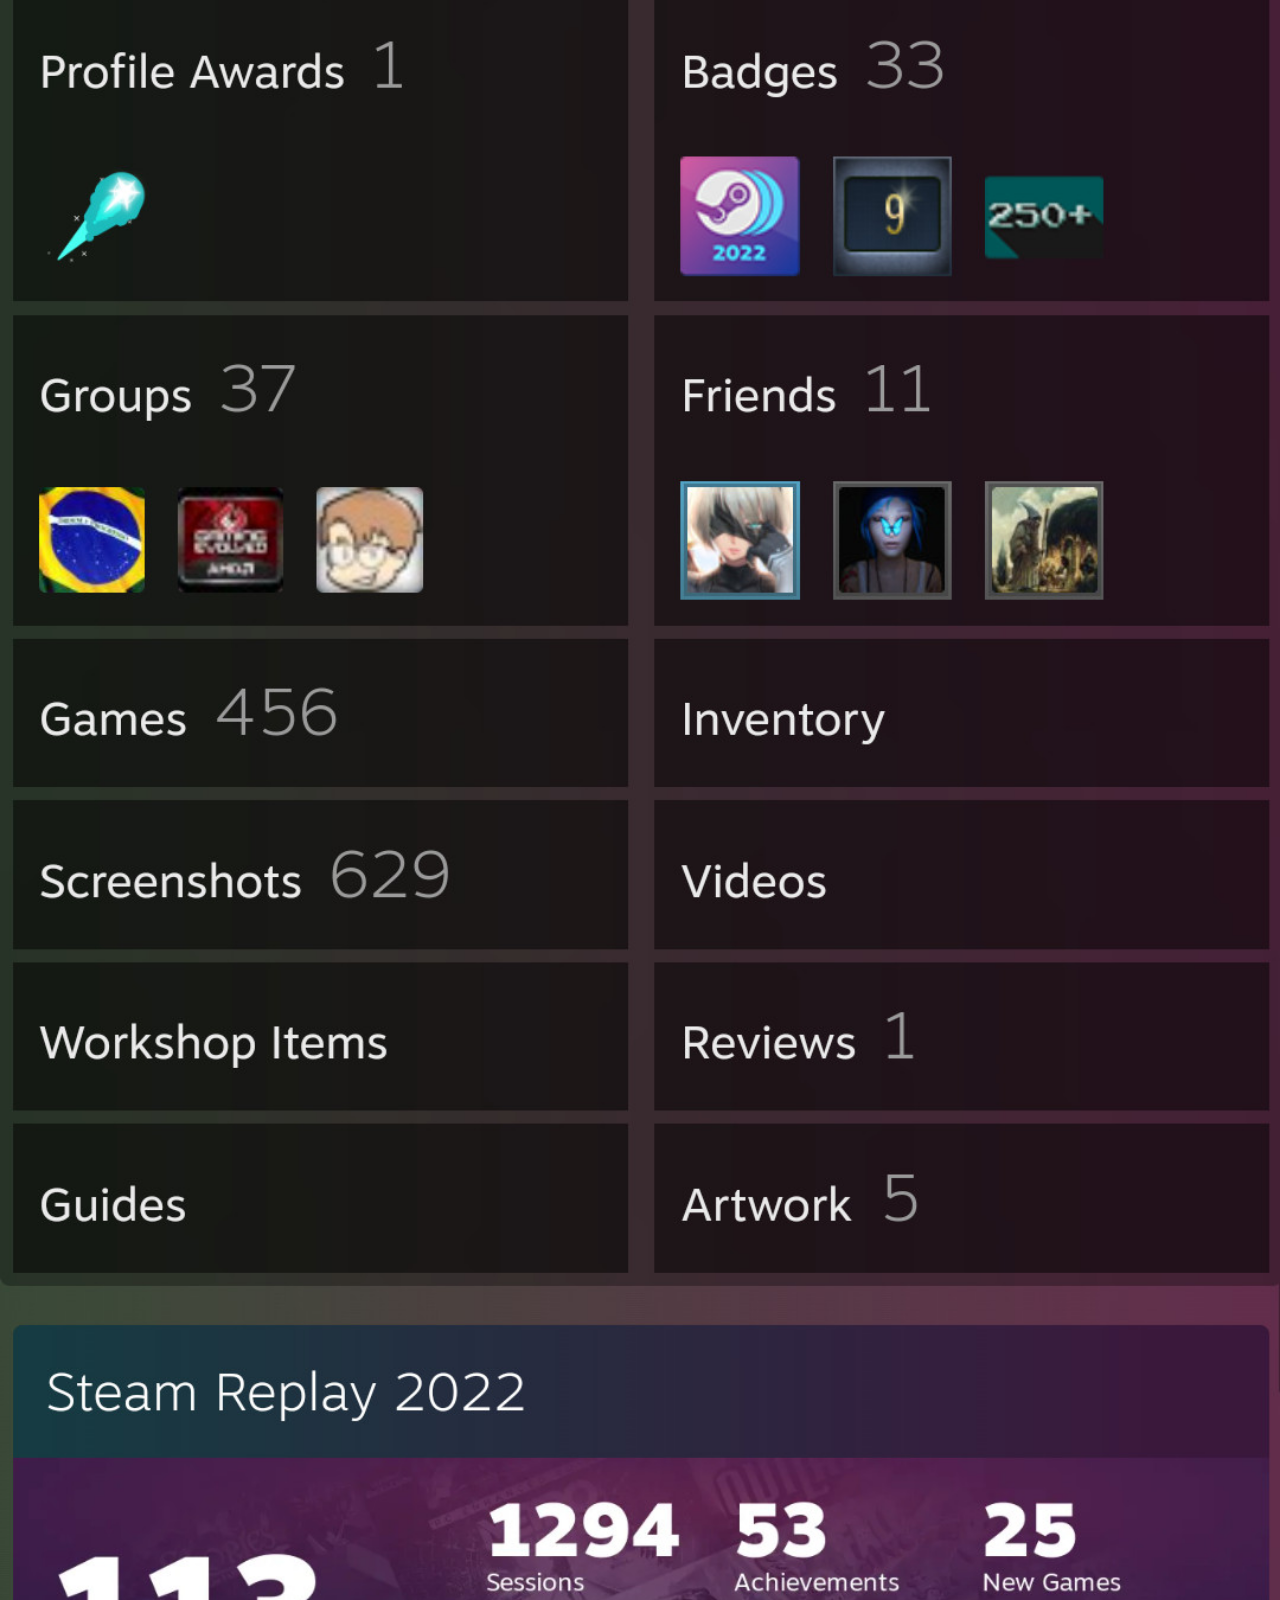
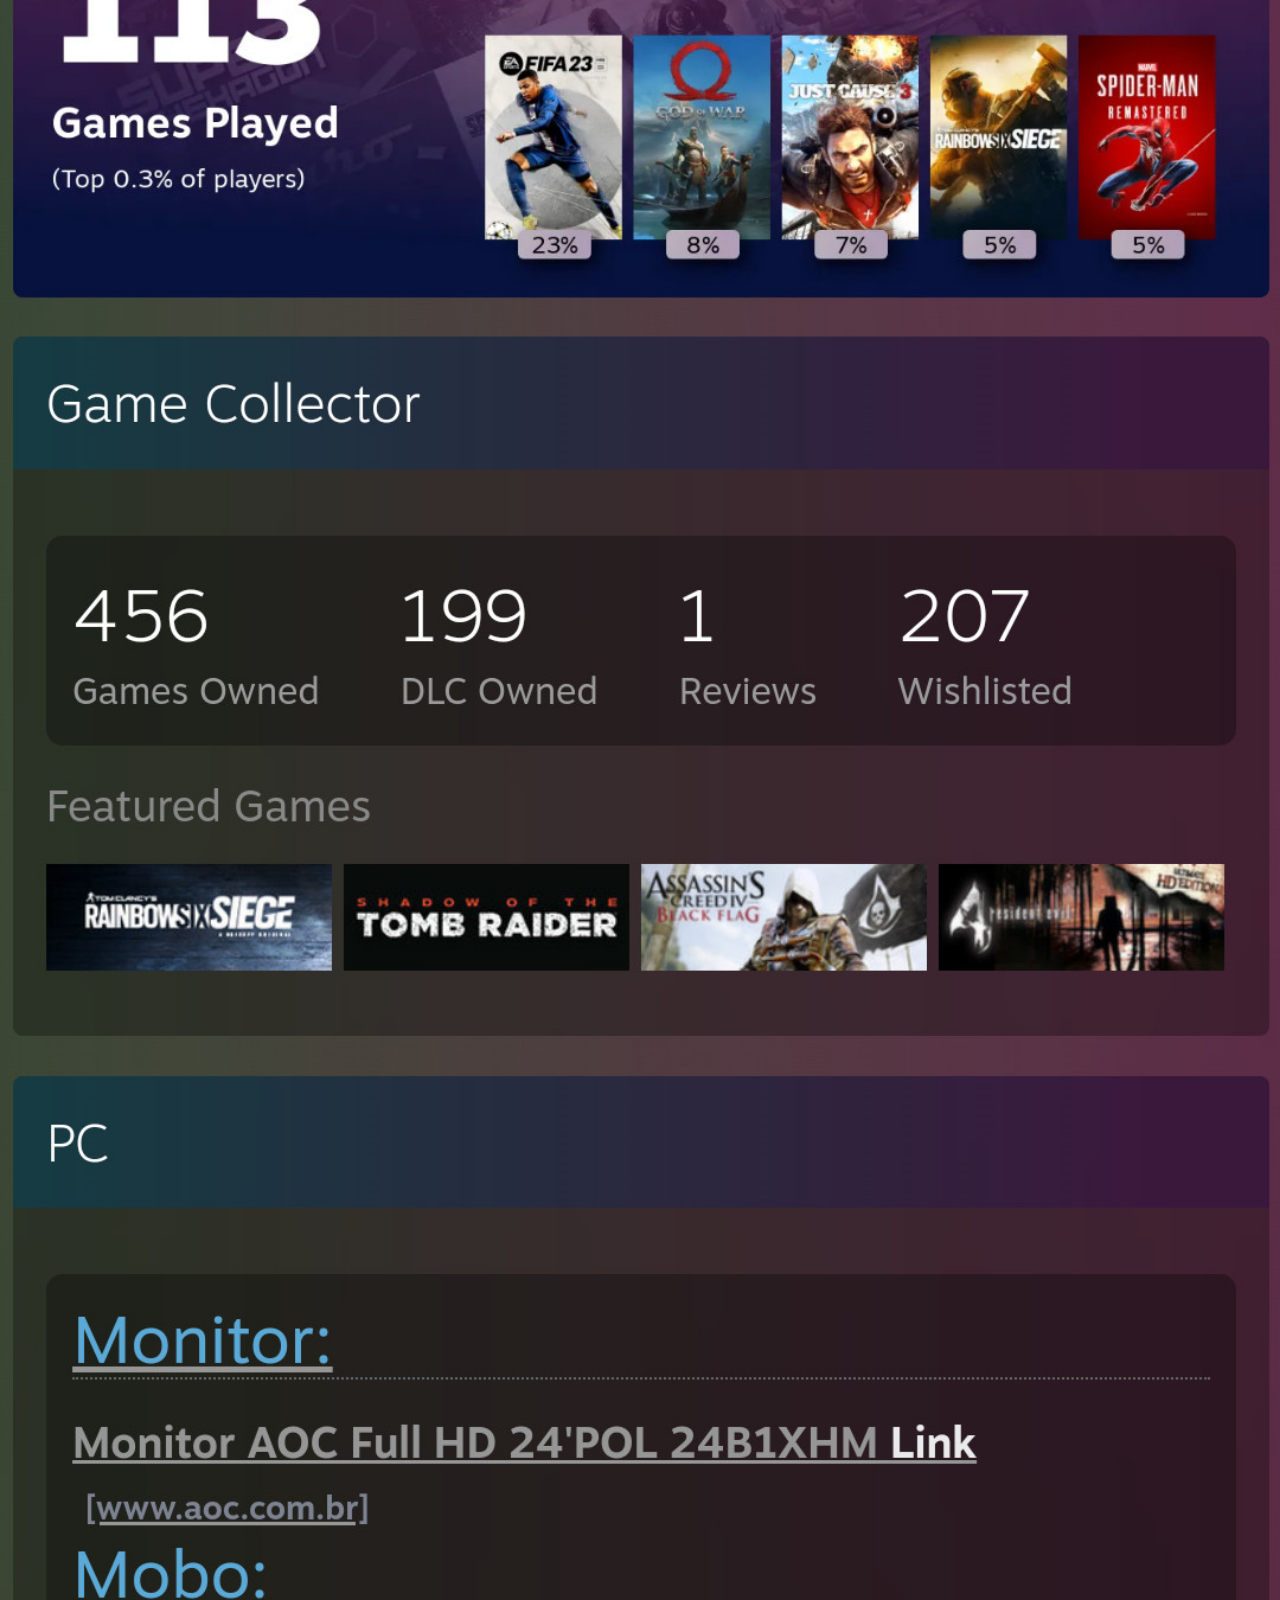
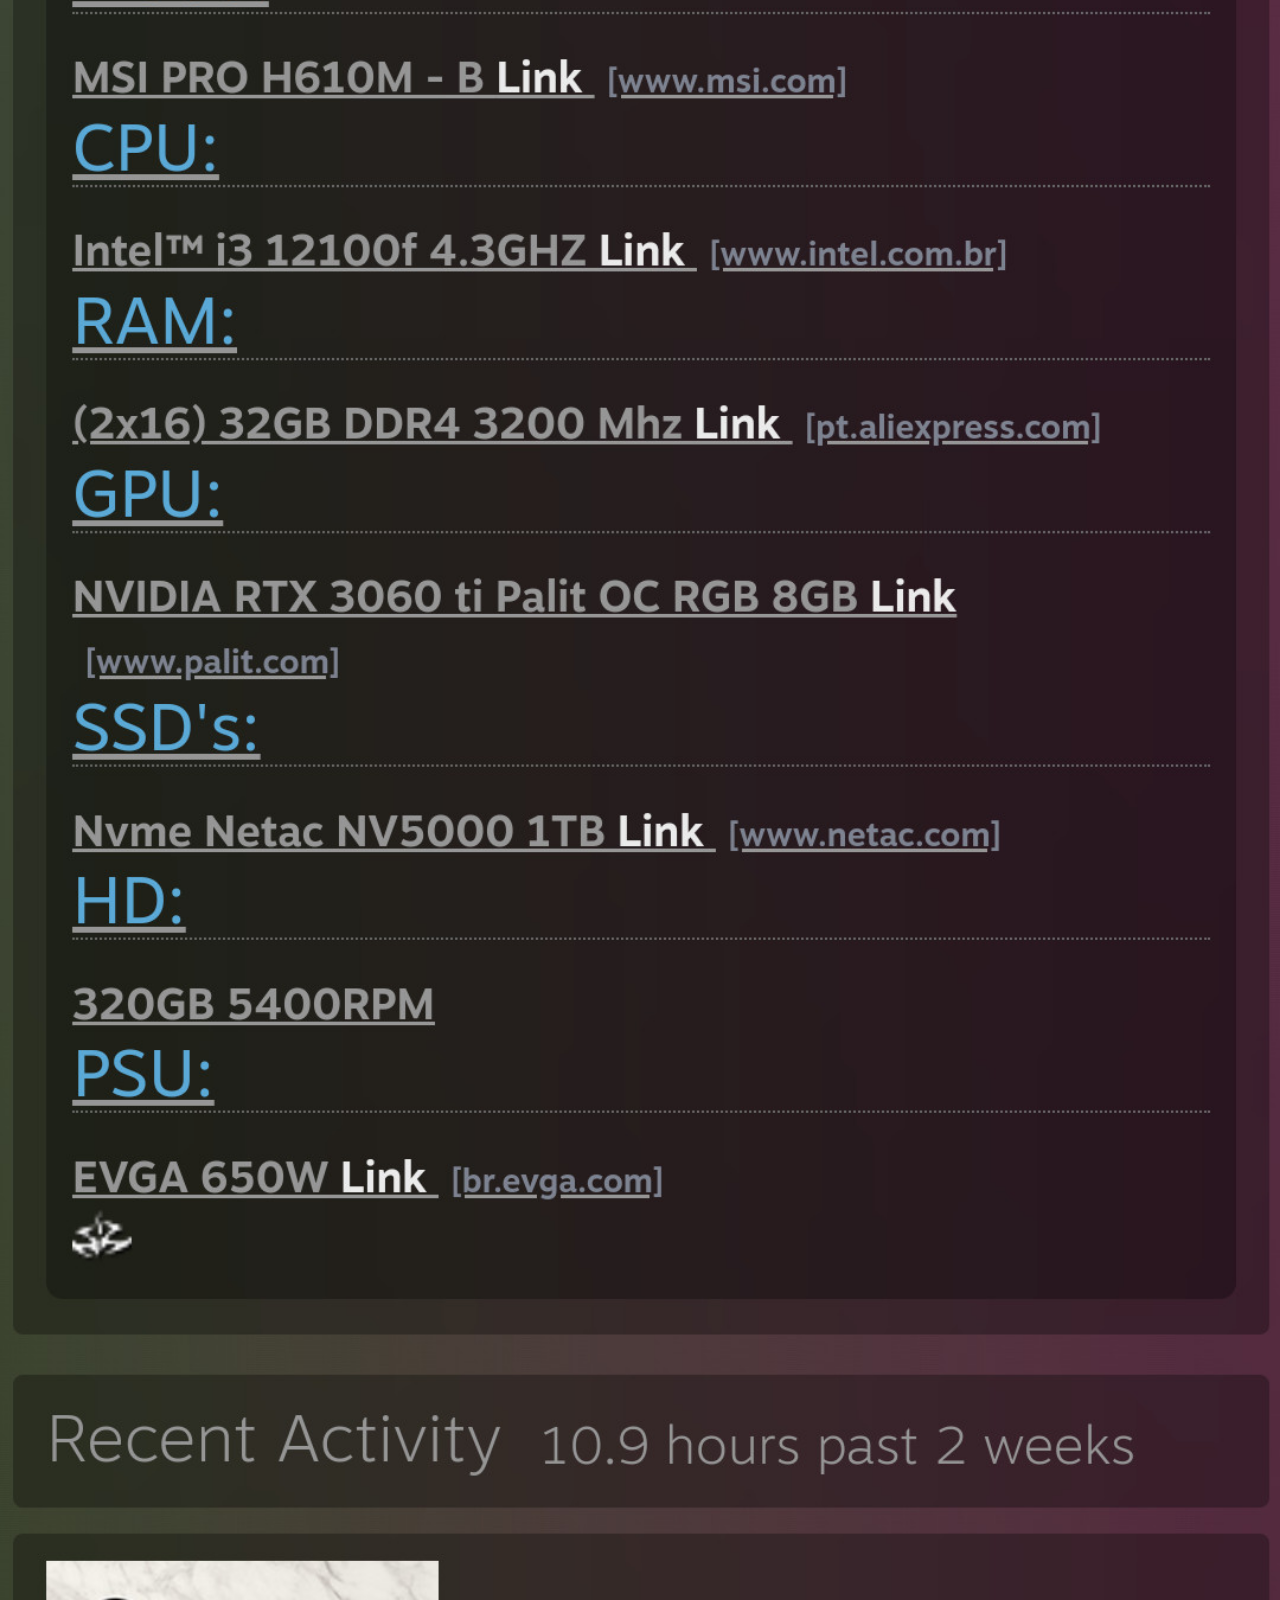
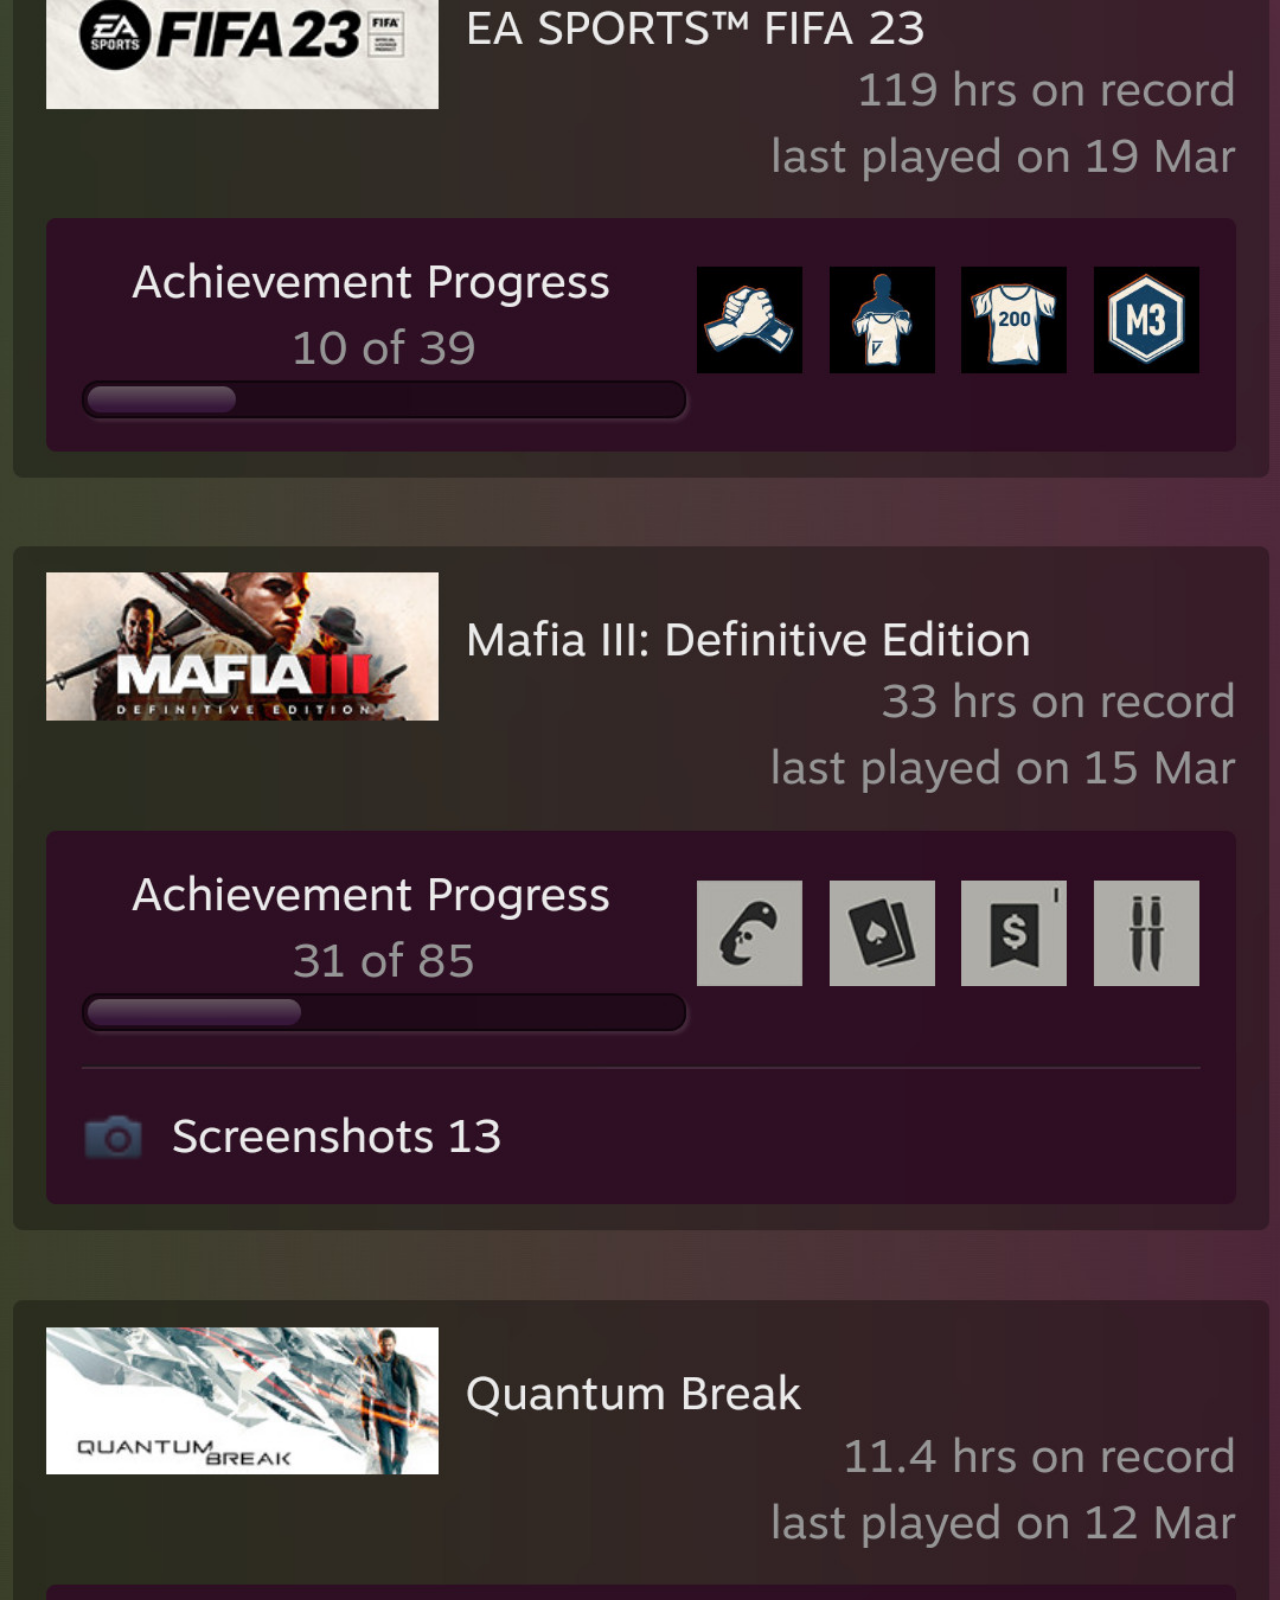
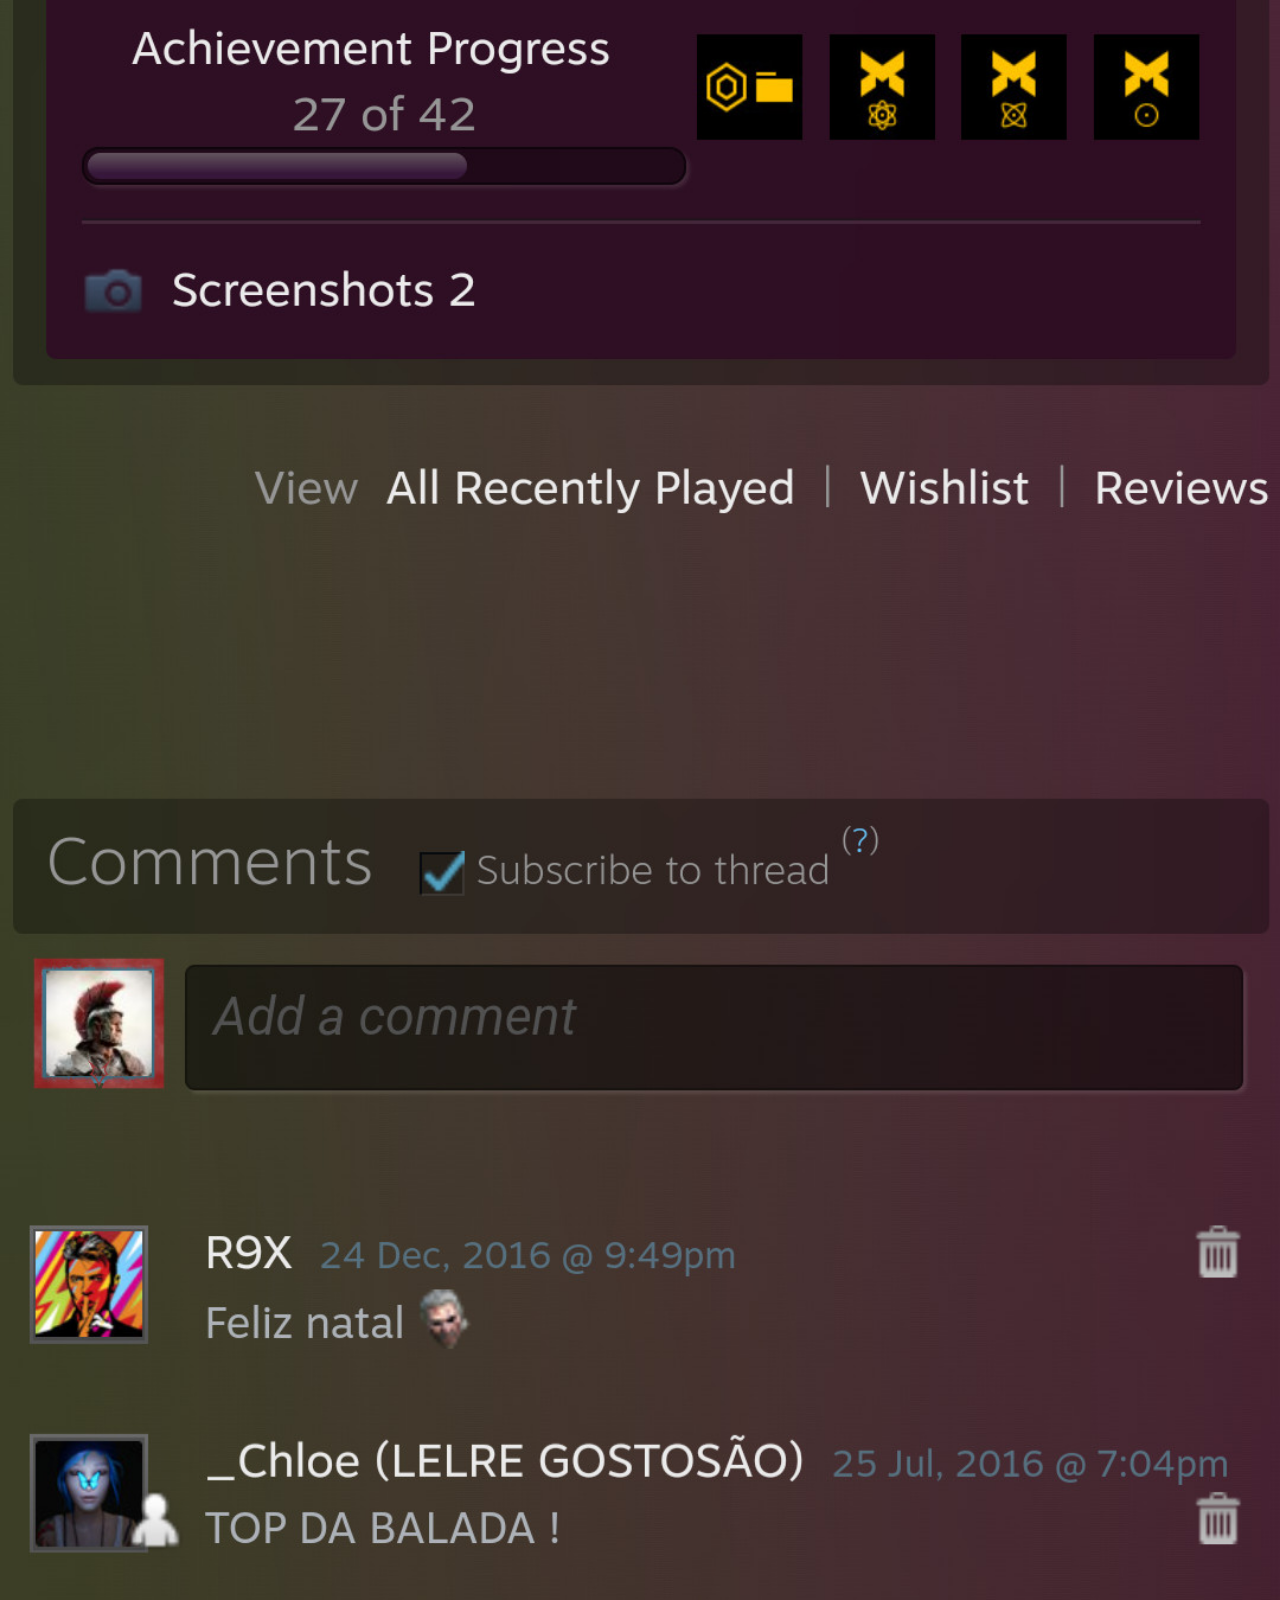
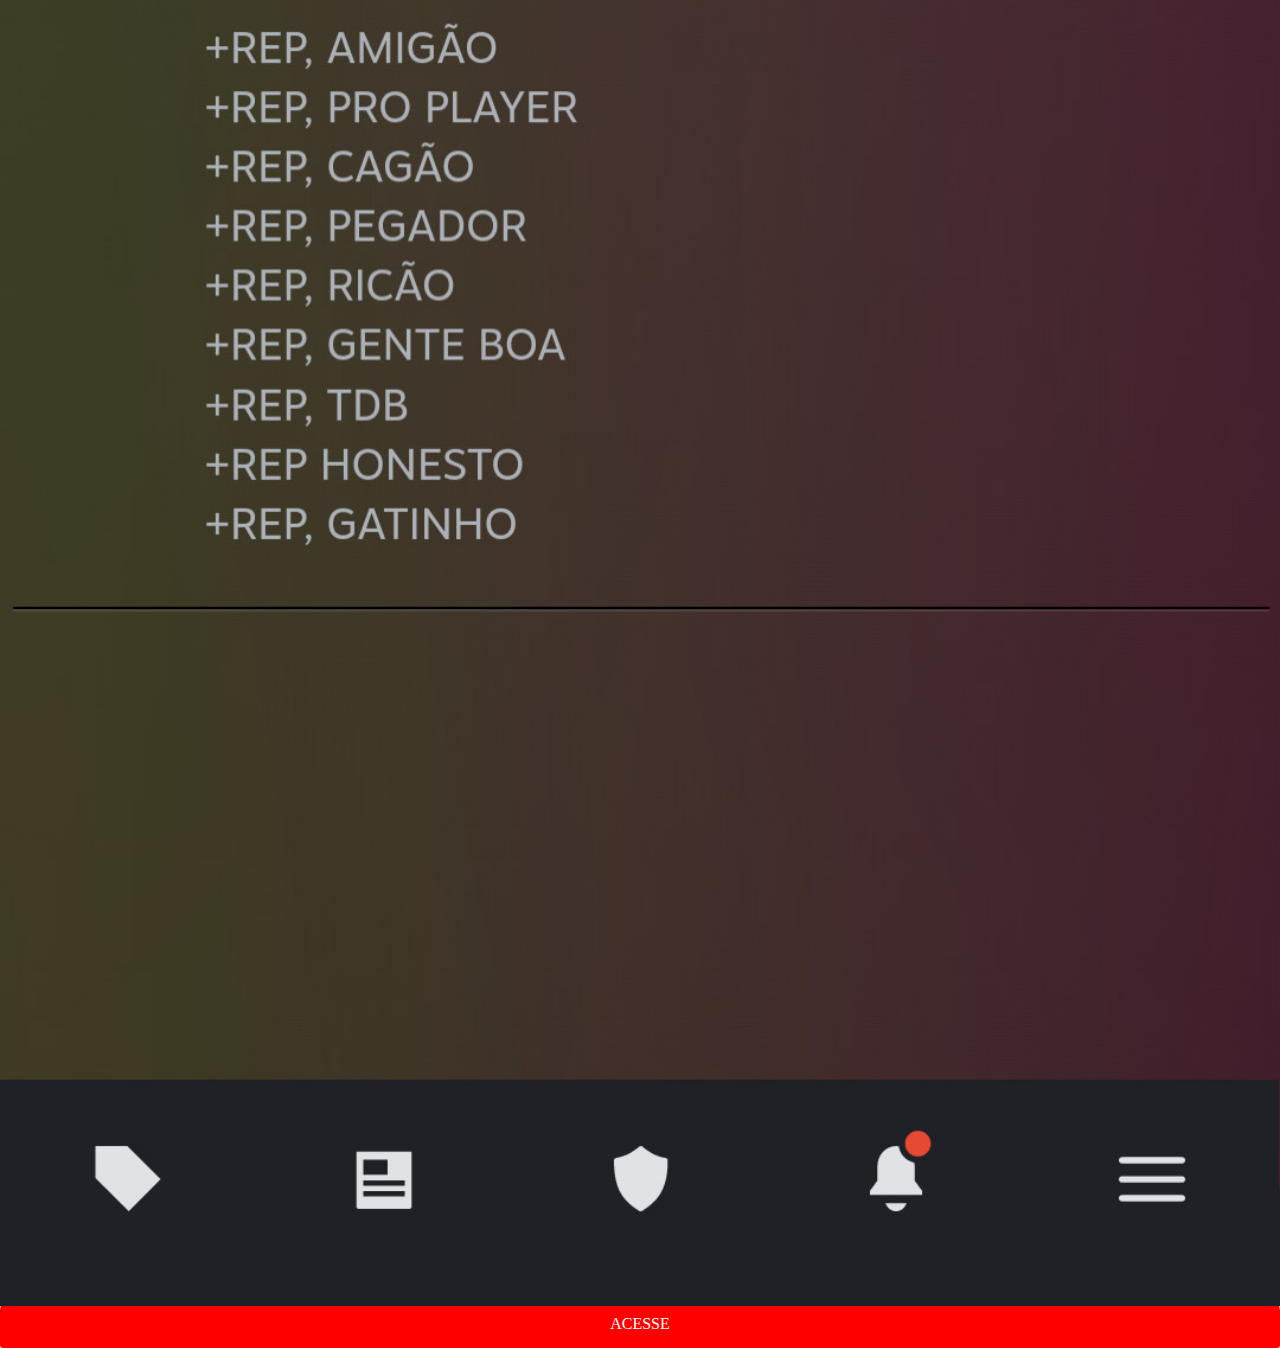
<file: steam.html>
<!DOCTYPE html>
<html lang="pt-br">
<head>
    <meta charset="UTF-8">
    <meta http-equiv="X-UA-Compatible" content="IE=edge">
    <meta name="viewport" content="width=device-width, initial-scale=1.0">
    <title>Instagram</title>
    <link rel="stylesheet" href="Estilos/social.css">
</head>
<body>
    <img src="imagens/steam-tela.jpg" alt="steam">
    <a href="https://steamcommunity.com/id/haimbhryam/" target="_blank">ACESSE</a>
</body>
</html>
</file>
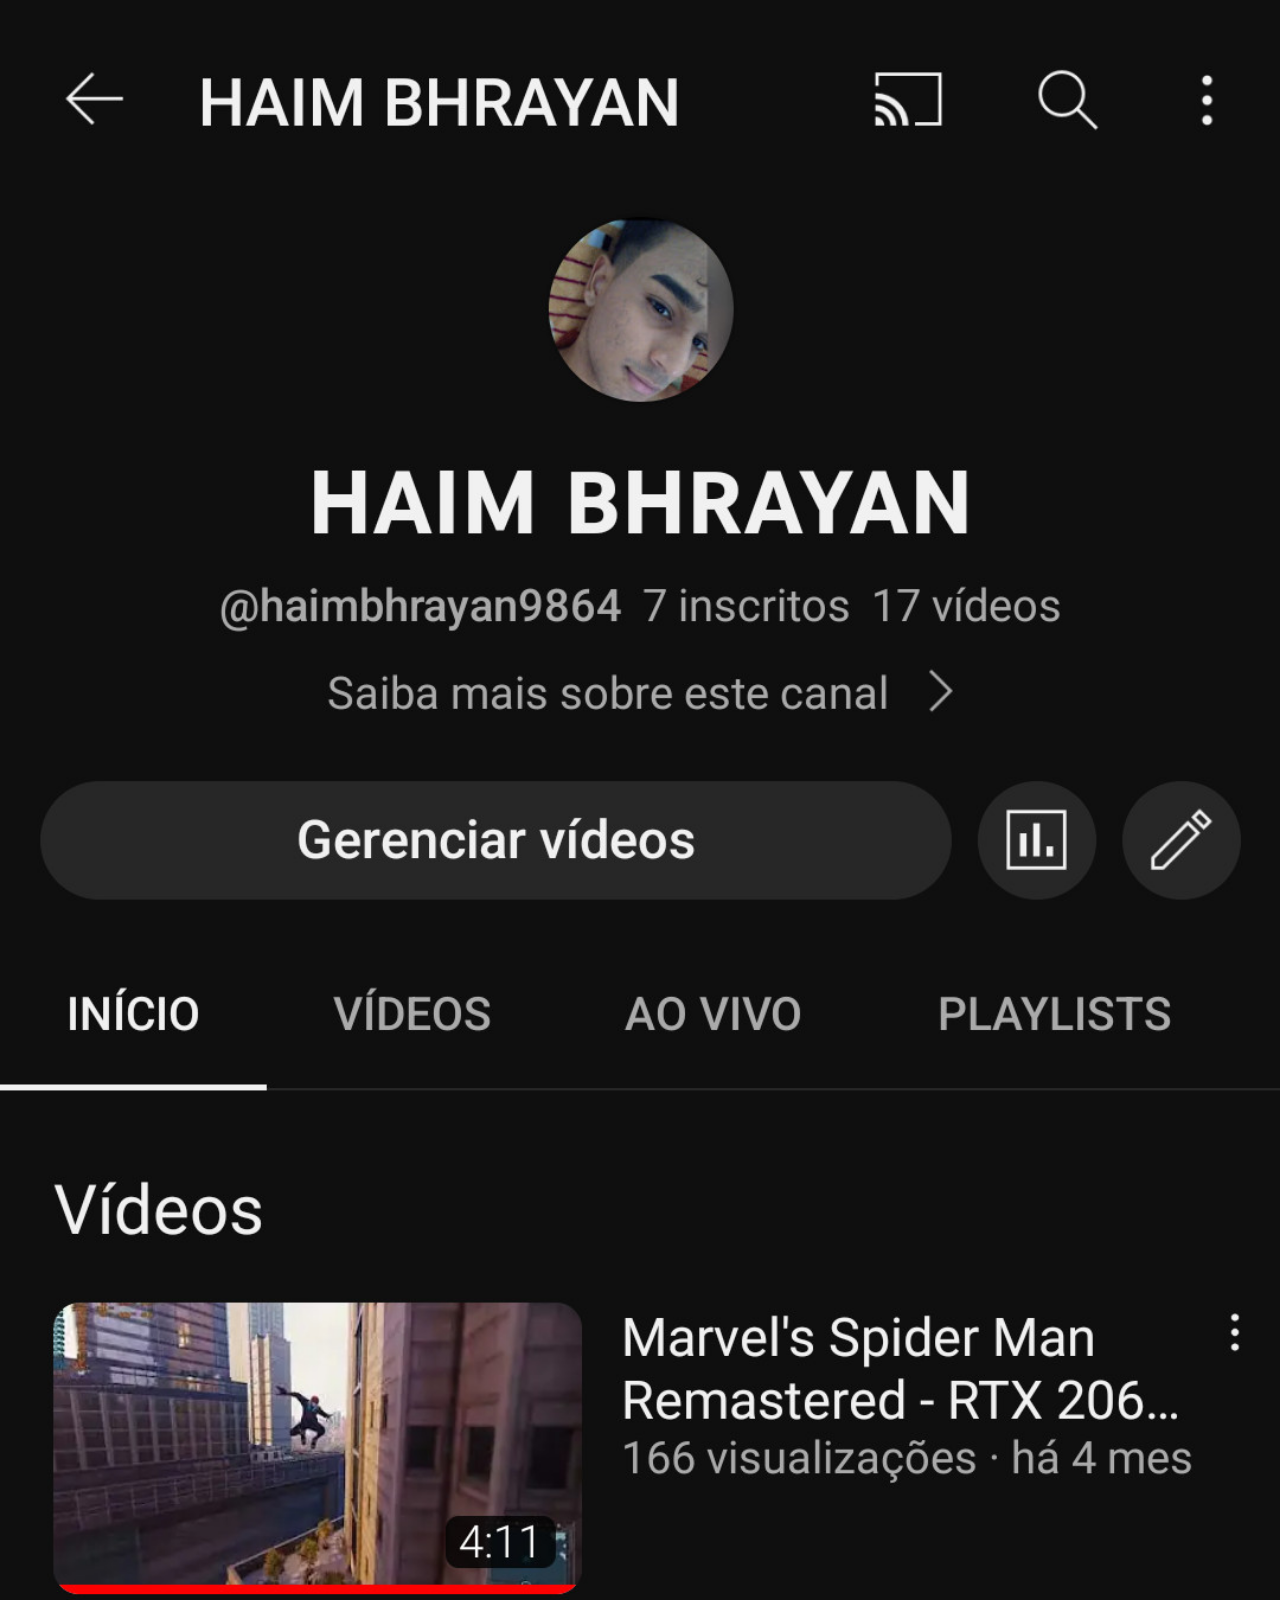
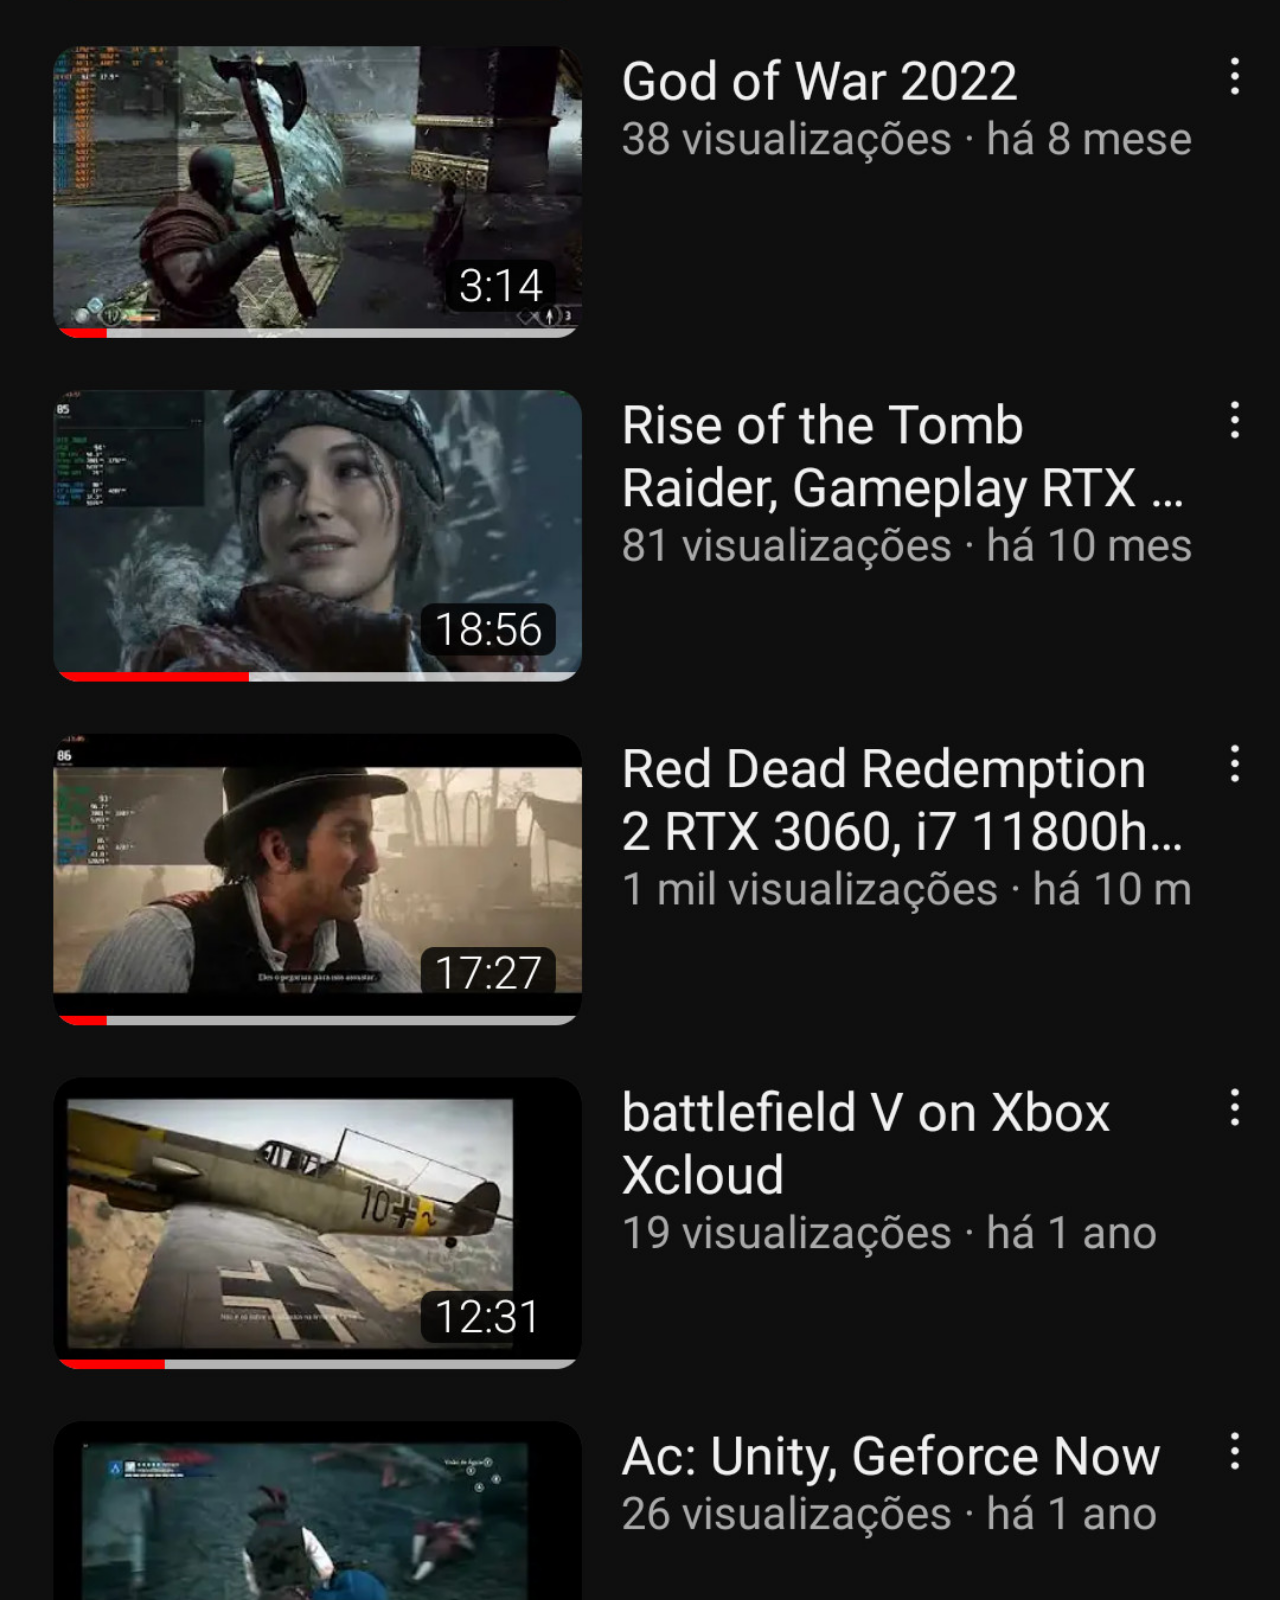
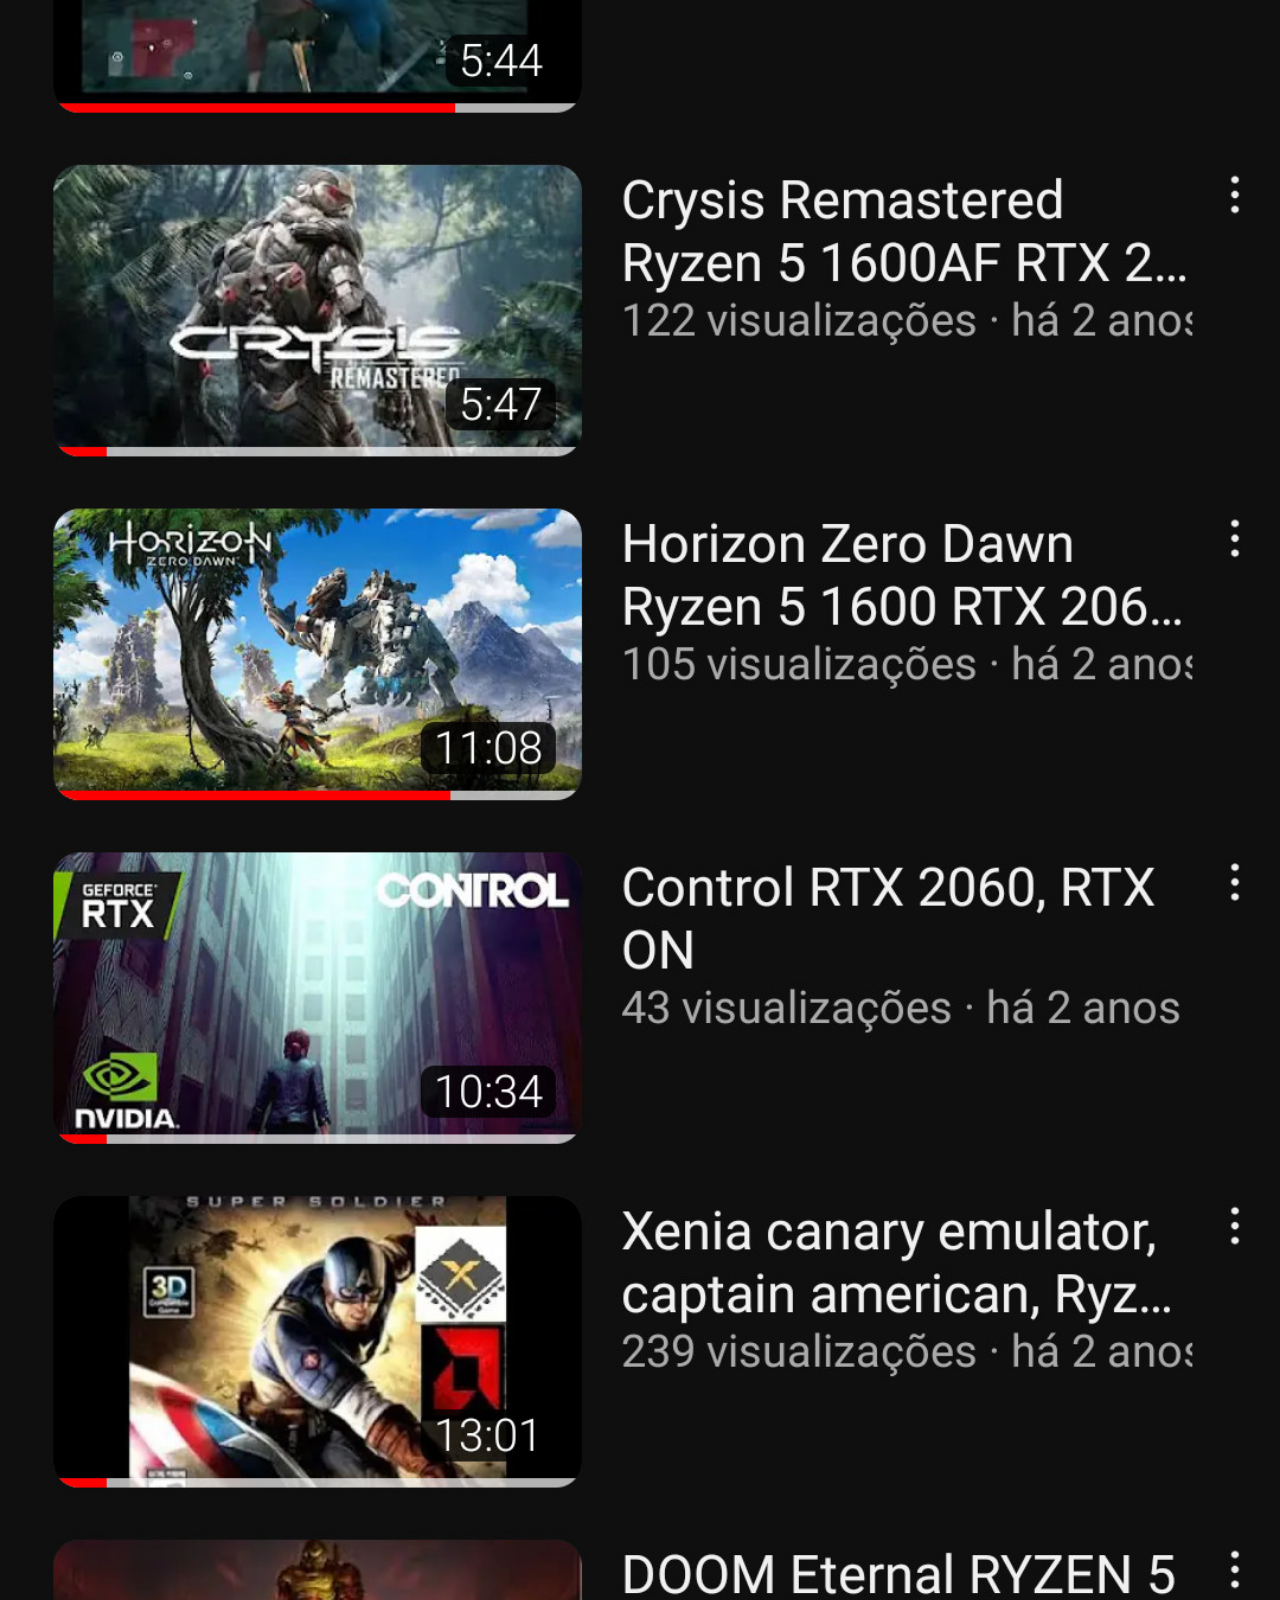
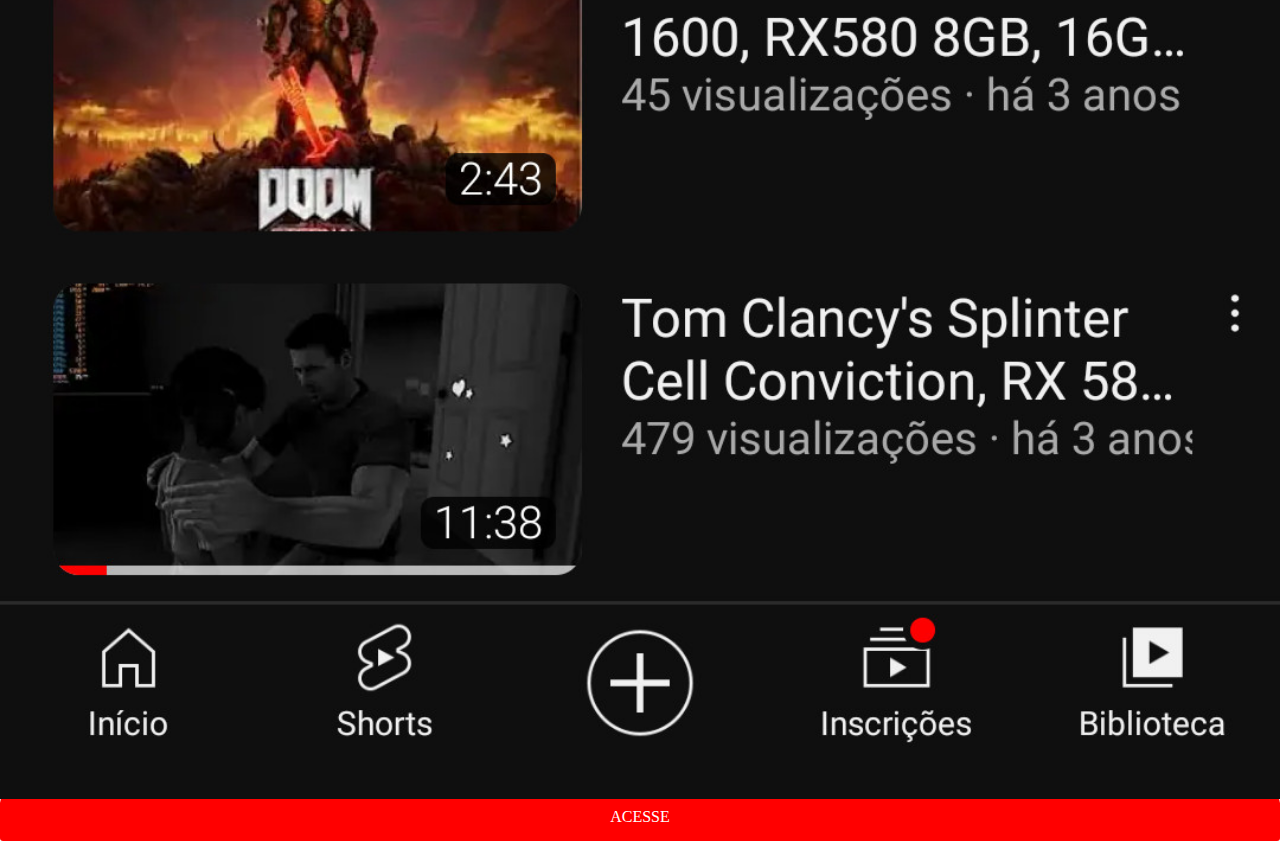
<file: youtube.html>
<!DOCTYPE html>
<html lang="pt-br">
<head>
    <meta charset="UTF-8">
    <meta http-equiv="X-UA-Compatible" content="IE=edge">
    <meta name="viewport" content="width=device-width, initial-scale=1.0">
    <title>Youtube</title>
    <link rel="stylesheet" href="Estilos/social.css">
</head>
<body>
    <img src="imagens/youtube-tel.jpg" alt="Facebook">
    <a href="https://www.youtube.com/channel/UCRSwJcqawiHIAaR5-nsczpA" target="_blank">ACESSE</a>
</body>
</html>
</file>
<file: Estilos/style.css>
@charset "UTF-8";

* {
  padding: 0px;
  margin: 0px;
}
body,
html {
  height: 100vh;
  width: 100vw;
  font-family: Arial, Helvetica, sans-serif;
}
body {
  background: url(../imagens/Fundo-res.jpg) no-repeat left center;
  background-size: cover;
  background-attachment: fixed;
}
main {
  position: relative;
  height: 100vh;
}
section#Telefone {
  position: absolute;
  background: url(../imagens/frame-iphone.png) no-repeat;
  margin-top: 20px;
  top: 45vh;
  left: 40vw;
  transform: translate(-50%, -50%);
  width: 311px;
  height: 627px;
}
iframe#tela {
  position: relative;
  top: 79px;
  left: 20px;
  width: 270px;
  height: 473px;
  box-shadow: inset 3px black;
  border-radius: 1px;
}
#Redes img {
  height: 50px;
  margin-top: 10px;
  border-radius: 50%;
  margin-right: 5px;
  box-sizing: border-box;
}
#Redes img:hover {
  margin-right: 10px;
  border: 2px solid white;
  transition: 0.3s;
  box-shadow: 10px 5px 10px black;
}
#Redes {
  text-align: right;
}
</file>
<file: Estilos/social.css>
@charset "UTF-8";

*{
    padding: 0px;
    margin: 0px;
}
::-webkit-scrollbar{
    width: 0px;
    height: 0px;
}
img{
 width: 100vw;
 margin-bottom: -10px;

}
a{
display: block;
background-color: red;
color: white;
text-decoration: none;
text-align: center;
padding: 15px;
border-radius: 10px 10px 3px 3px;
}
a:hover{
    background-color: brown;
}
</file>
